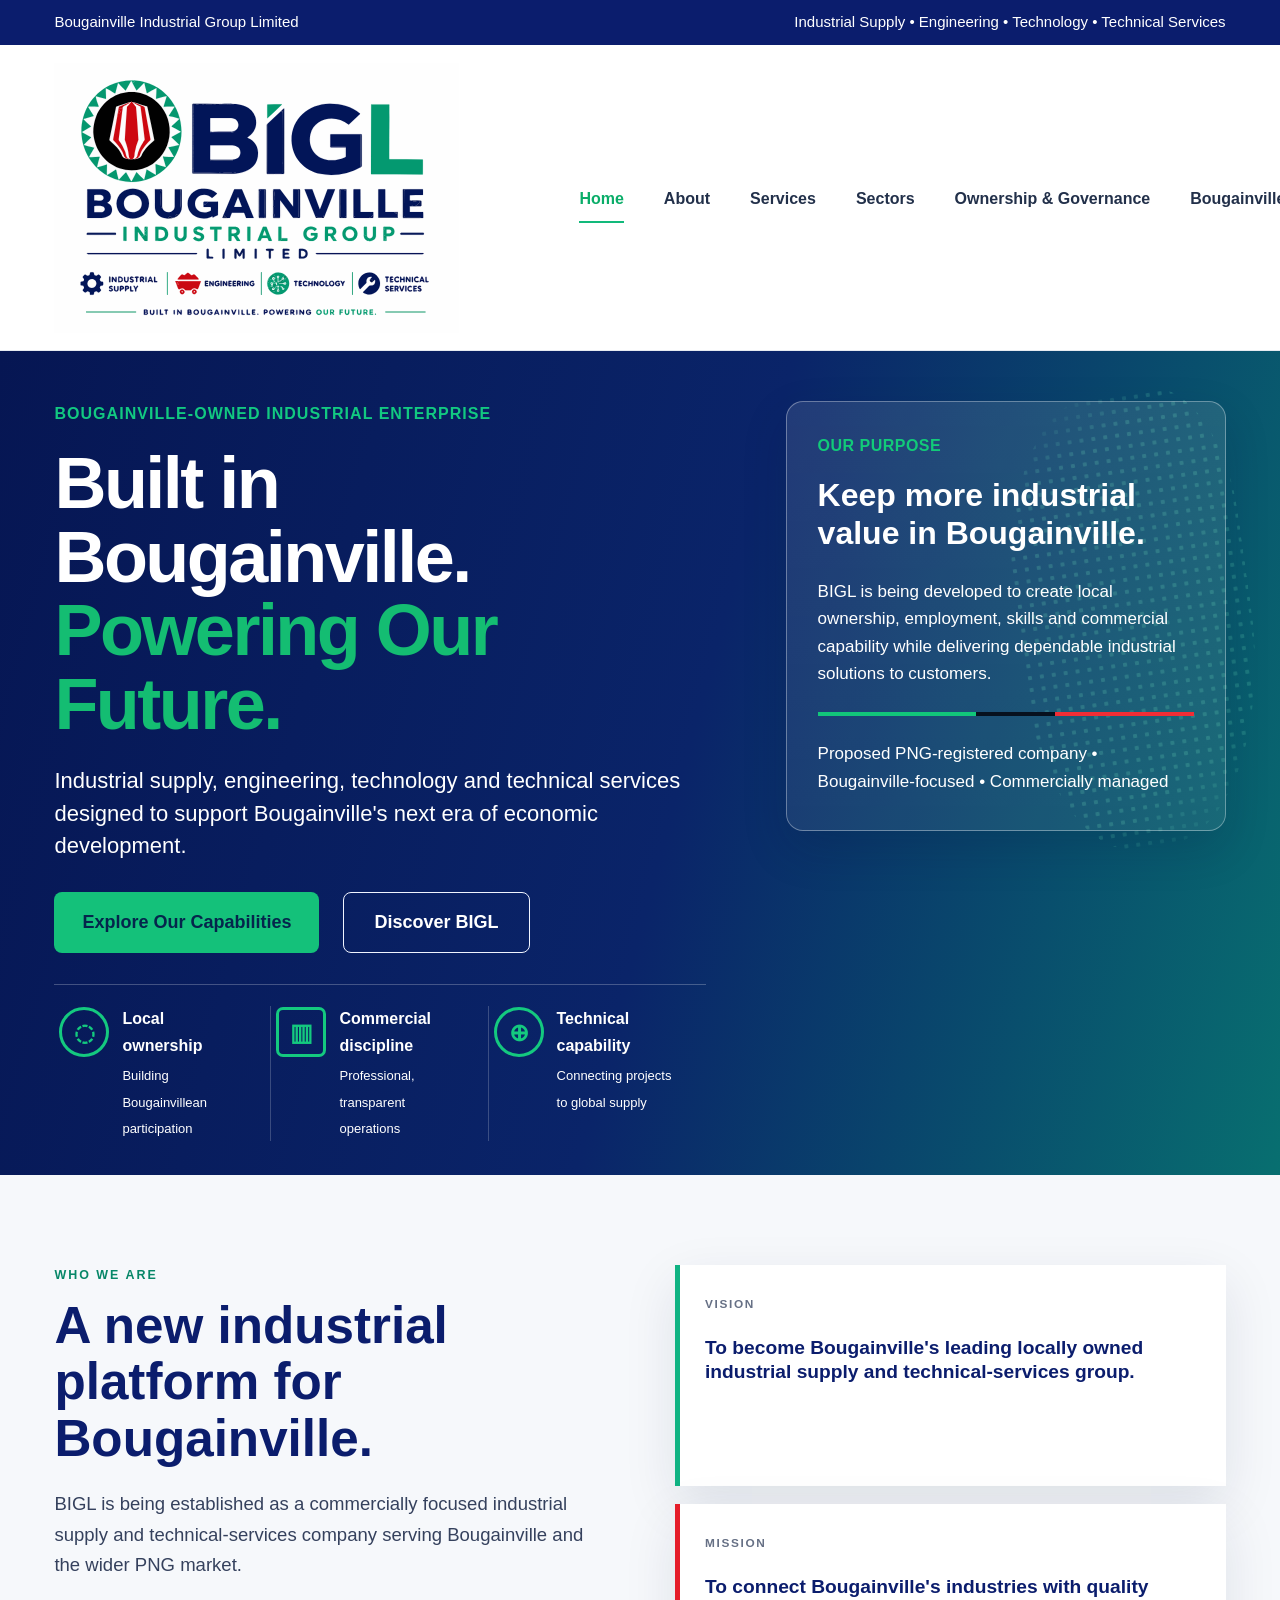
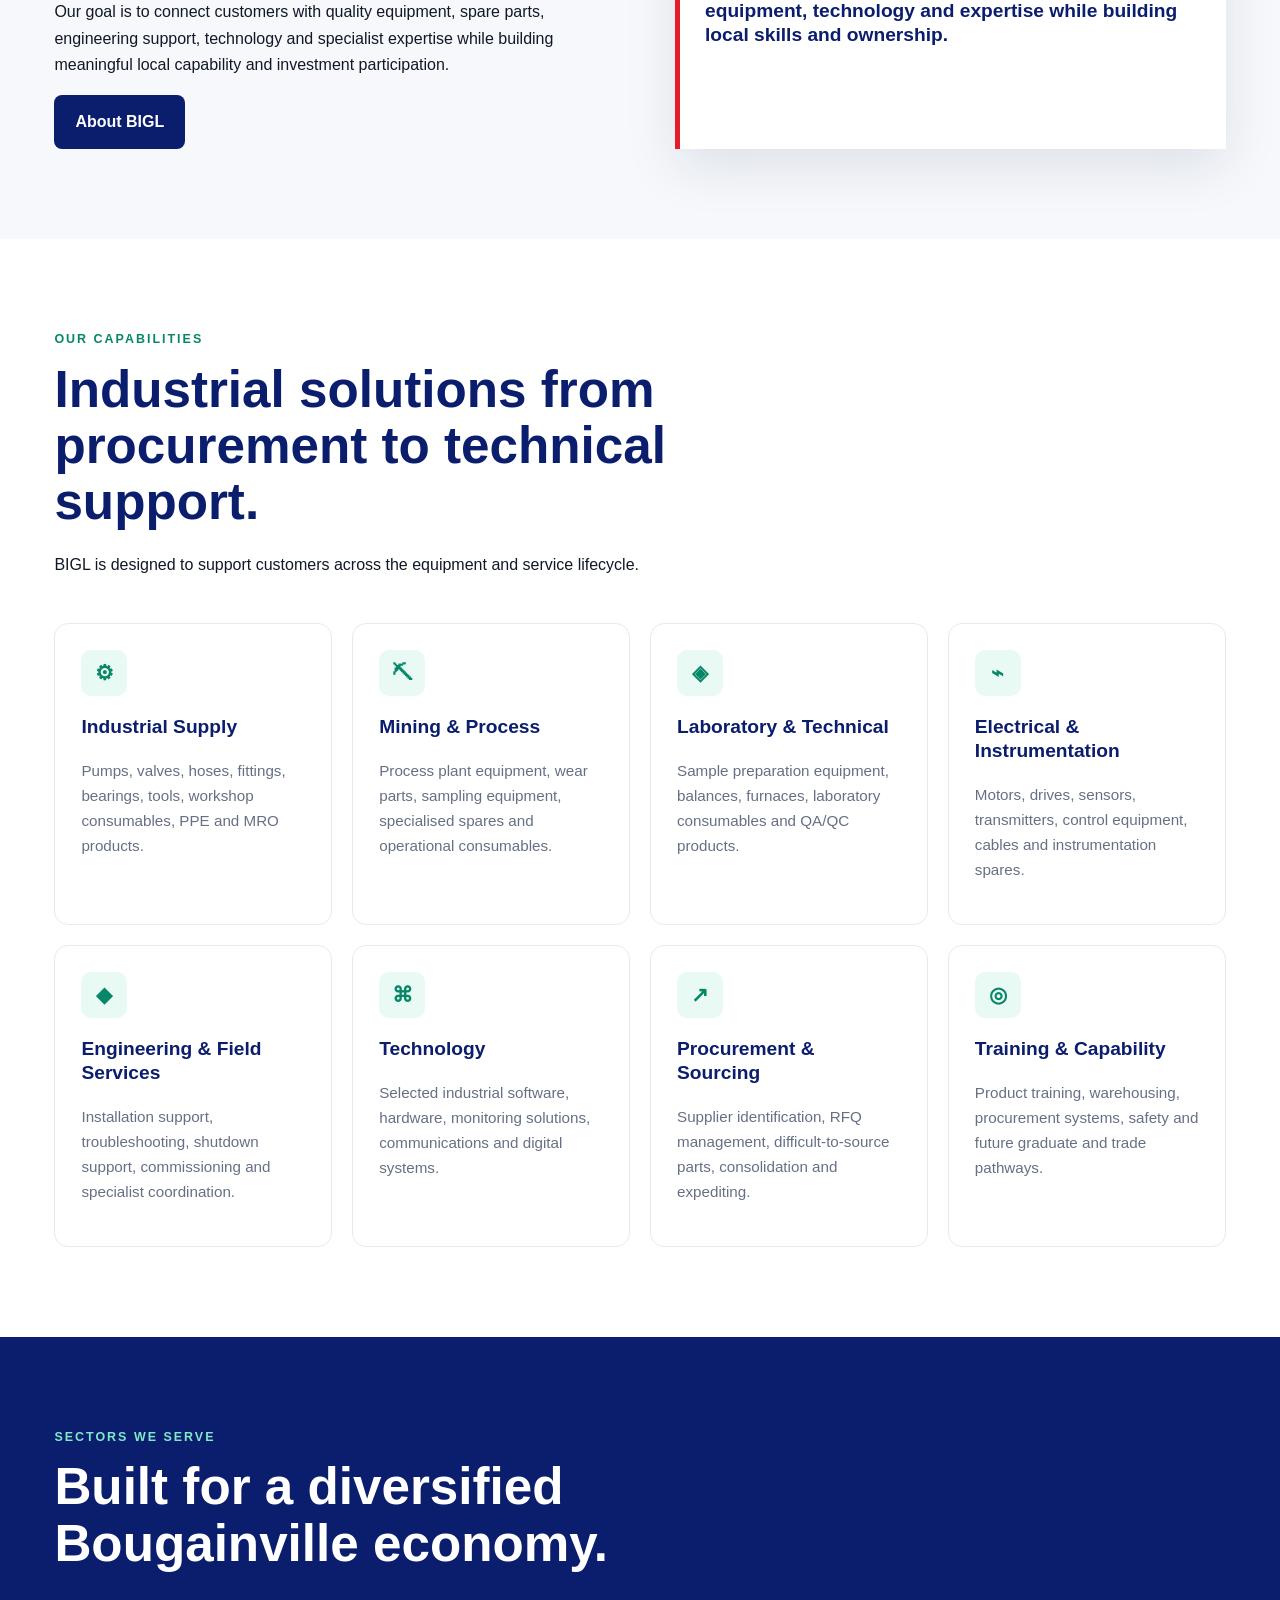
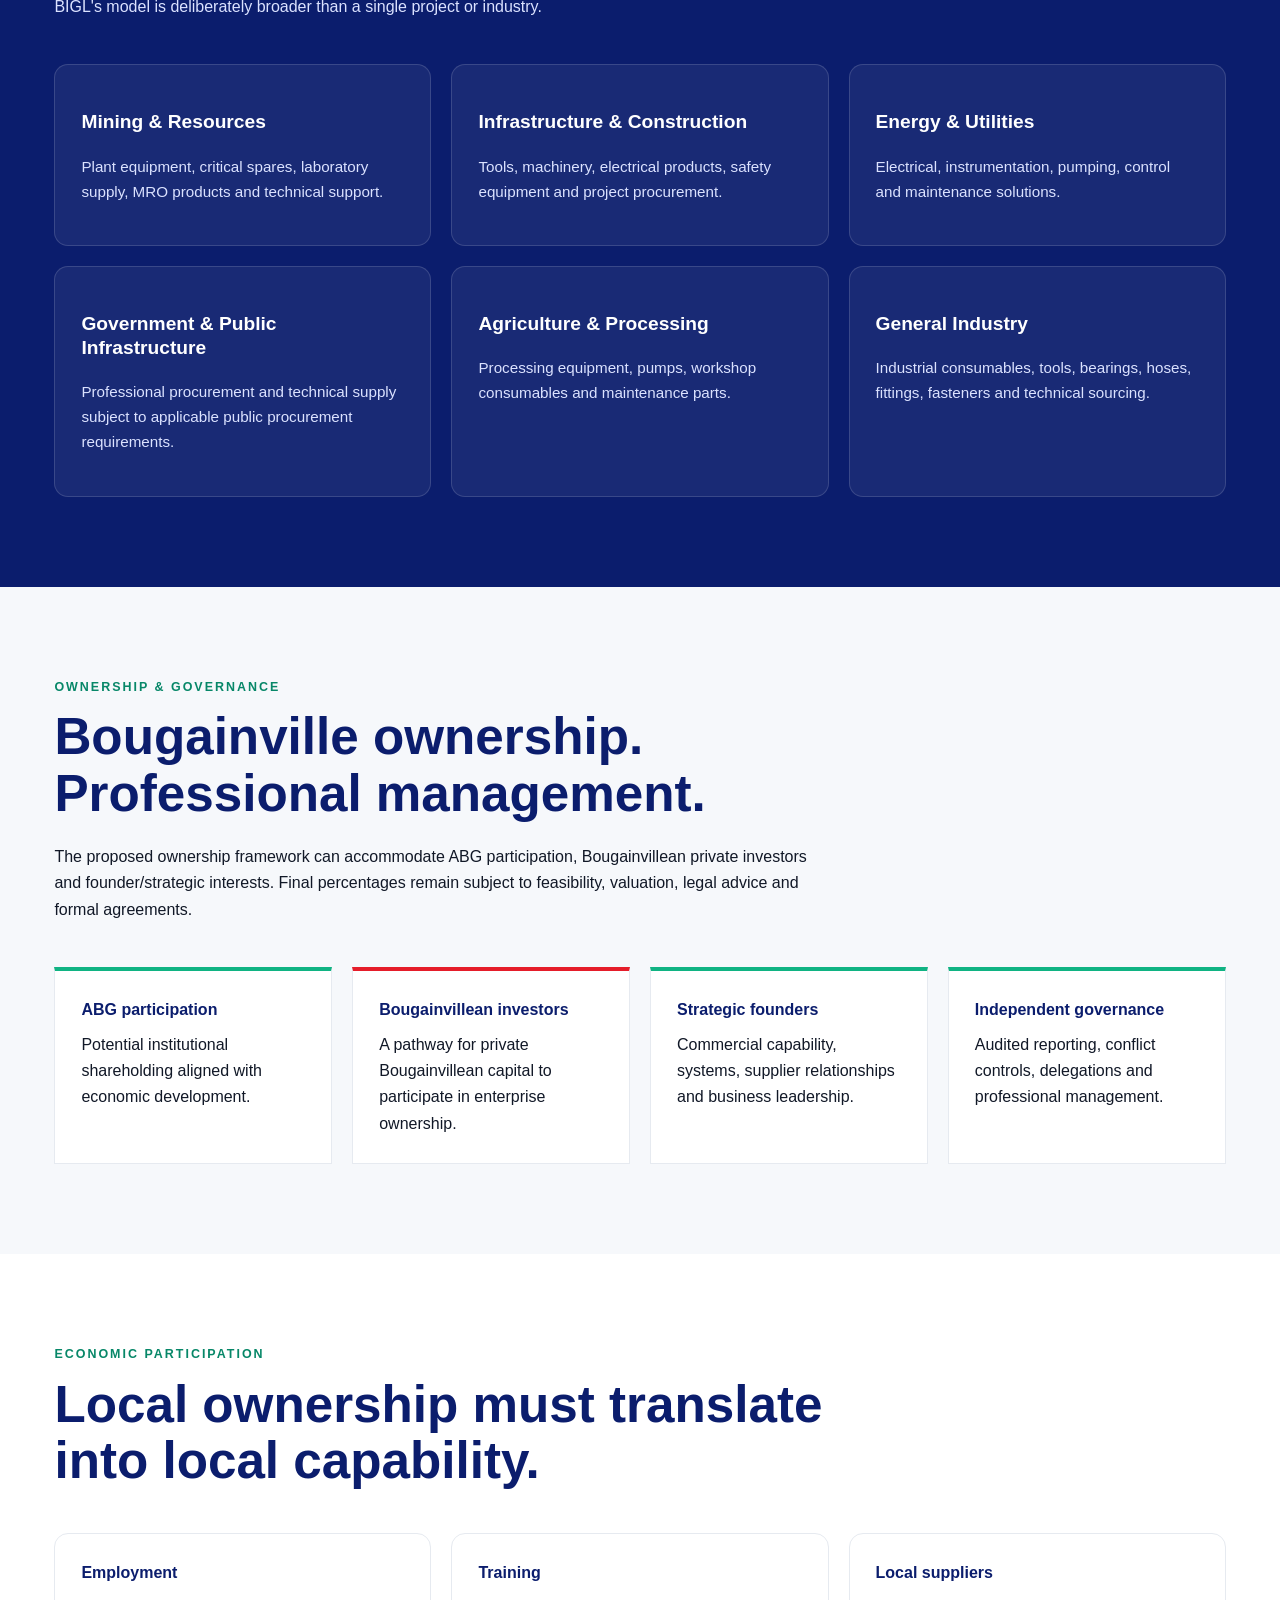
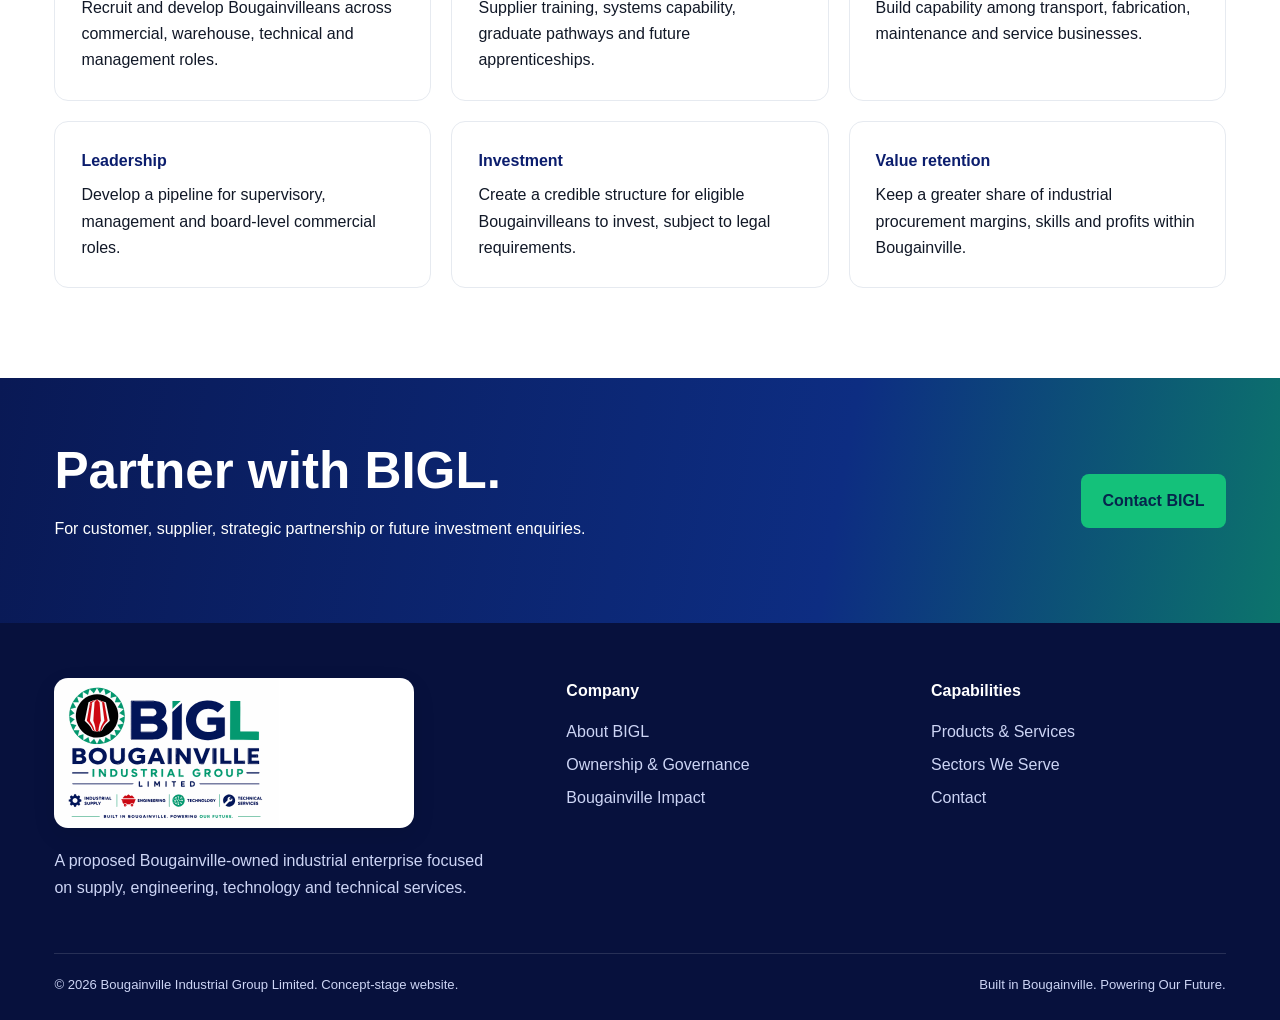
<file: index.html>
<!doctype html><html lang="en"><head><meta charset="utf-8"><meta name="viewport" content="width=device-width,initial-scale=1"><title>Home | BIGL</title><meta name="description" content="Bougainville Industrial Group Limited"><link rel="stylesheet" href="styles.css"></head><body><div class="topbar"><div class="container"><span>Bougainville Industrial Group Limited</span><span>Industrial Supply • Engineering • Technology • Technical Services</span></div></div><header class="site-header"><div class="container nav-wrap"><a class="brand" href="index.html"><span class="brand-image" role="img" aria-label="BIGL logo"></span></a><button class="menu-toggle" aria-label="Open menu" aria-expanded="false">☰</button><nav class="nav"><a href="index.html">Home</a><a href="about.html">About</a><a href="services.html">Services</a><a href="sectors.html">Sectors</a><a href="ownership.html">Ownership & Governance</a><a href="impact.html">Bougainville Impact</a><a class="nav-cta" href="contact.html">Contact</a></nav></div></header><main><section class="hero"><div class="container hero-grid"><div class="hero-copy"><div class="eyebrow">BOUGAINVILLE-OWNED INDUSTRIAL ENTERPRISE</div><h1>Built in Bougainville.<br><span>Powering Our Future.</span></h1><p>Industrial supply, engineering, technology and technical services designed to support Bougainville's next era of economic development.</p><div class="hero-actions"><a class="btn btn-primary" href="services.html">Explore Our Capabilities</a><a class="btn btn-secondary" href="about.html">Discover BIGL</a></div><div class="hero-trust"><div><strong>Local ownership</strong><span>Building Bougainvillean participation</span></div><div><strong>Commercial discipline</strong><span>Professional, transparent operations</span></div><div><strong>Technical capability</strong><span>Connecting projects to global supply</span></div></div></div><div class="hero-card"><span class="card-label">OUR PURPOSE</span><h3>Keep more industrial value in Bougainville.</h3><p>BIGL is being developed to create local ownership, employment, skills and commercial capability while delivering dependable industrial solutions to customers.</p><div class="card-line"></div><p>Proposed PNG-registered company • Bougainville-focused • Commercially managed</p></div></div></section><section class="section section-light"><div class="container split"><div><div class="section-kicker">WHO WE ARE</div><h2>A new industrial platform for Bougainville.</h2><p class="lead">BIGL is being established as a commercially focused industrial supply and technical-services company serving Bougainville and the wider PNG market.</p><p>Our goal is to connect customers with quality equipment, spare parts, engineering support, technology and specialist expertise while building meaningful local capability and investment participation.</p><a class="btn btn-dark" href="about.html">About BIGL</a></div><div class="vision-panel"><div class="vision-item"><span>VISION</span><h3>To become Bougainville's leading locally owned industrial supply and technical-services group.</h3></div><div class="vision-item"><span>MISSION</span><h3>To connect Bougainville's industries with quality equipment, technology and expertise while building local skills and ownership.</h3></div></div></div></section><section class="section"><div class="container"><div class="section-heading"><div class="section-kicker">OUR CAPABILITIES</div><h2>Industrial solutions from procurement to technical support.</h2><p>BIGL is designed to support customers across the equipment and service lifecycle.</p></div><div class="card-grid"><article class="service-card"><div class="icon">⚙</div><h3>Industrial Supply</h3><p>Pumps, valves, hoses, fittings, bearings, tools, workshop consumables, PPE and MRO products.</p></article><article class="service-card"><div class="icon">⛏</div><h3>Mining & Process</h3><p>Process plant equipment, wear parts, sampling equipment, specialised spares and operational consumables.</p></article><article class="service-card"><div class="icon">◈</div><h3>Laboratory & Technical</h3><p>Sample preparation equipment, balances, furnaces, laboratory consumables and QA/QC products.</p></article><article class="service-card"><div class="icon">⌁</div><h3>Electrical & Instrumentation</h3><p>Motors, drives, sensors, transmitters, control equipment, cables and instrumentation spares.</p></article><article class="service-card"><div class="icon">◆</div><h3>Engineering & Field Services</h3><p>Installation support, troubleshooting, shutdown support, commissioning and specialist coordination.</p></article><article class="service-card"><div class="icon">⌘</div><h3>Technology</h3><p>Selected industrial software, hardware, monitoring solutions, communications and digital systems.</p></article><article class="service-card"><div class="icon">↗</div><h3>Procurement & Sourcing</h3><p>Supplier identification, RFQ management, difficult-to-source parts, consolidation and expediting.</p></article><article class="service-card"><div class="icon">◎</div><h3>Training & Capability</h3><p>Product training, warehousing, procurement systems, safety and future graduate and trade pathways.</p></article></div></div></section><section class="section band"><div class="container"><div class="section-heading"><div class="section-kicker" style="color:#7fe9ca">SECTORS WE SERVE</div><h2>Built for a diversified Bougainville economy.</h2><p>BIGL's model is deliberately broader than a single project or industry.</p></div><div class="sector-grid"><div class="sector-card"><h3>Mining & Resources</h3><p>Plant equipment, critical spares, laboratory supply, MRO products and technical support.</p></div><div class="sector-card"><h3>Infrastructure & Construction</h3><p>Tools, machinery, electrical products, safety equipment and project procurement.</p></div><div class="sector-card"><h3>Energy & Utilities</h3><p>Electrical, instrumentation, pumping, control and maintenance solutions.</p></div><div class="sector-card"><h3>Government & Public Infrastructure</h3><p>Professional procurement and technical supply subject to applicable public procurement requirements.</p></div><div class="sector-card"><h3>Agriculture & Processing</h3><p>Processing equipment, pumps, workshop consumables and maintenance parts.</p></div><div class="sector-card"><h3>General Industry</h3><p>Industrial consumables, tools, bearings, hoses, fittings, fasteners and technical sourcing.</p></div></div></div></section><section class="section section-light"><div class="container"><div class="section-heading"><div class="section-kicker">OWNERSHIP & GOVERNANCE</div><h2>Bougainville ownership. Professional management.</h2><p>The proposed ownership framework can accommodate ABG participation, Bougainvillean private investors and founder/strategic interests. Final percentages remain subject to feasibility, valuation, legal advice and formal agreements.</p></div><div class="number-grid"><div class="number-box"><strong>ABG participation</strong><span>Potential institutional shareholding aligned with economic development.</span></div><div class="number-box"><strong>Bougainvillean investors</strong><span>A pathway for private Bougainvillean capital to participate in enterprise ownership.</span></div><div class="number-box"><strong>Strategic founders</strong><span>Commercial capability, systems, supplier relationships and business leadership.</span></div><div class="number-box"><strong>Independent governance</strong><span>Audited reporting, conflict controls, delegations and professional management.</span></div></div></div></section><section class="section"><div class="container"><div class="section-heading"><div class="section-kicker">ECONOMIC PARTICIPATION</div><h2>Local ownership must translate into local capability.</h2></div><div class="impact-grid"><div class="impact-card"><b>Employment</b>Recruit and develop Bougainvilleans across commercial, warehouse, technical and management roles.</div><div class="impact-card"><b>Training</b>Supplier training, systems capability, graduate pathways and future apprenticeships.</div><div class="impact-card"><b>Local suppliers</b>Build capability among transport, fabrication, maintenance and service businesses.</div><div class="impact-card"><b>Leadership</b>Develop a pipeline for supervisory, management and board-level commercial roles.</div><div class="impact-card"><b>Investment</b>Create a credible structure for eligible Bougainvilleans to invest, subject to legal requirements.</div><div class="impact-card"><b>Value retention</b>Keep a greater share of industrial procurement margins, skills and profits within Bougainville.</div></div></div></section><section class="cta"><div class="container cta-wrap"><div><h2>Partner with BIGL.</h2><p>For customer, supplier, strategic partnership or future investment enquiries.</p></div><a class="btn btn-primary" href="contact.html">Contact BIGL</a></div></section></main><footer><div class="container"><div class="footer-grid"><div><span class="footer-logo brand-image" role="img" aria-label="BIGL logo"></span><p>A proposed Bougainville-owned industrial enterprise focused on supply, engineering, technology and technical services.</p></div><div><h4>Company</h4><a href="about.html">About BIGL</a><a href="ownership.html">Ownership & Governance</a><a href="impact.html">Bougainville Impact</a></div><div><h4>Capabilities</h4><a href="services.html">Products & Services</a><a href="sectors.html">Sectors We Serve</a><a href="contact.html">Contact</a></div></div><div class="footer-bottom"><span>© 2026 Bougainville Industrial Group Limited. Concept-stage website.</span><span>Built in Bougainville. Powering Our Future.</span></div></div></footer><script src="script.js"></script></body></html>
</file>
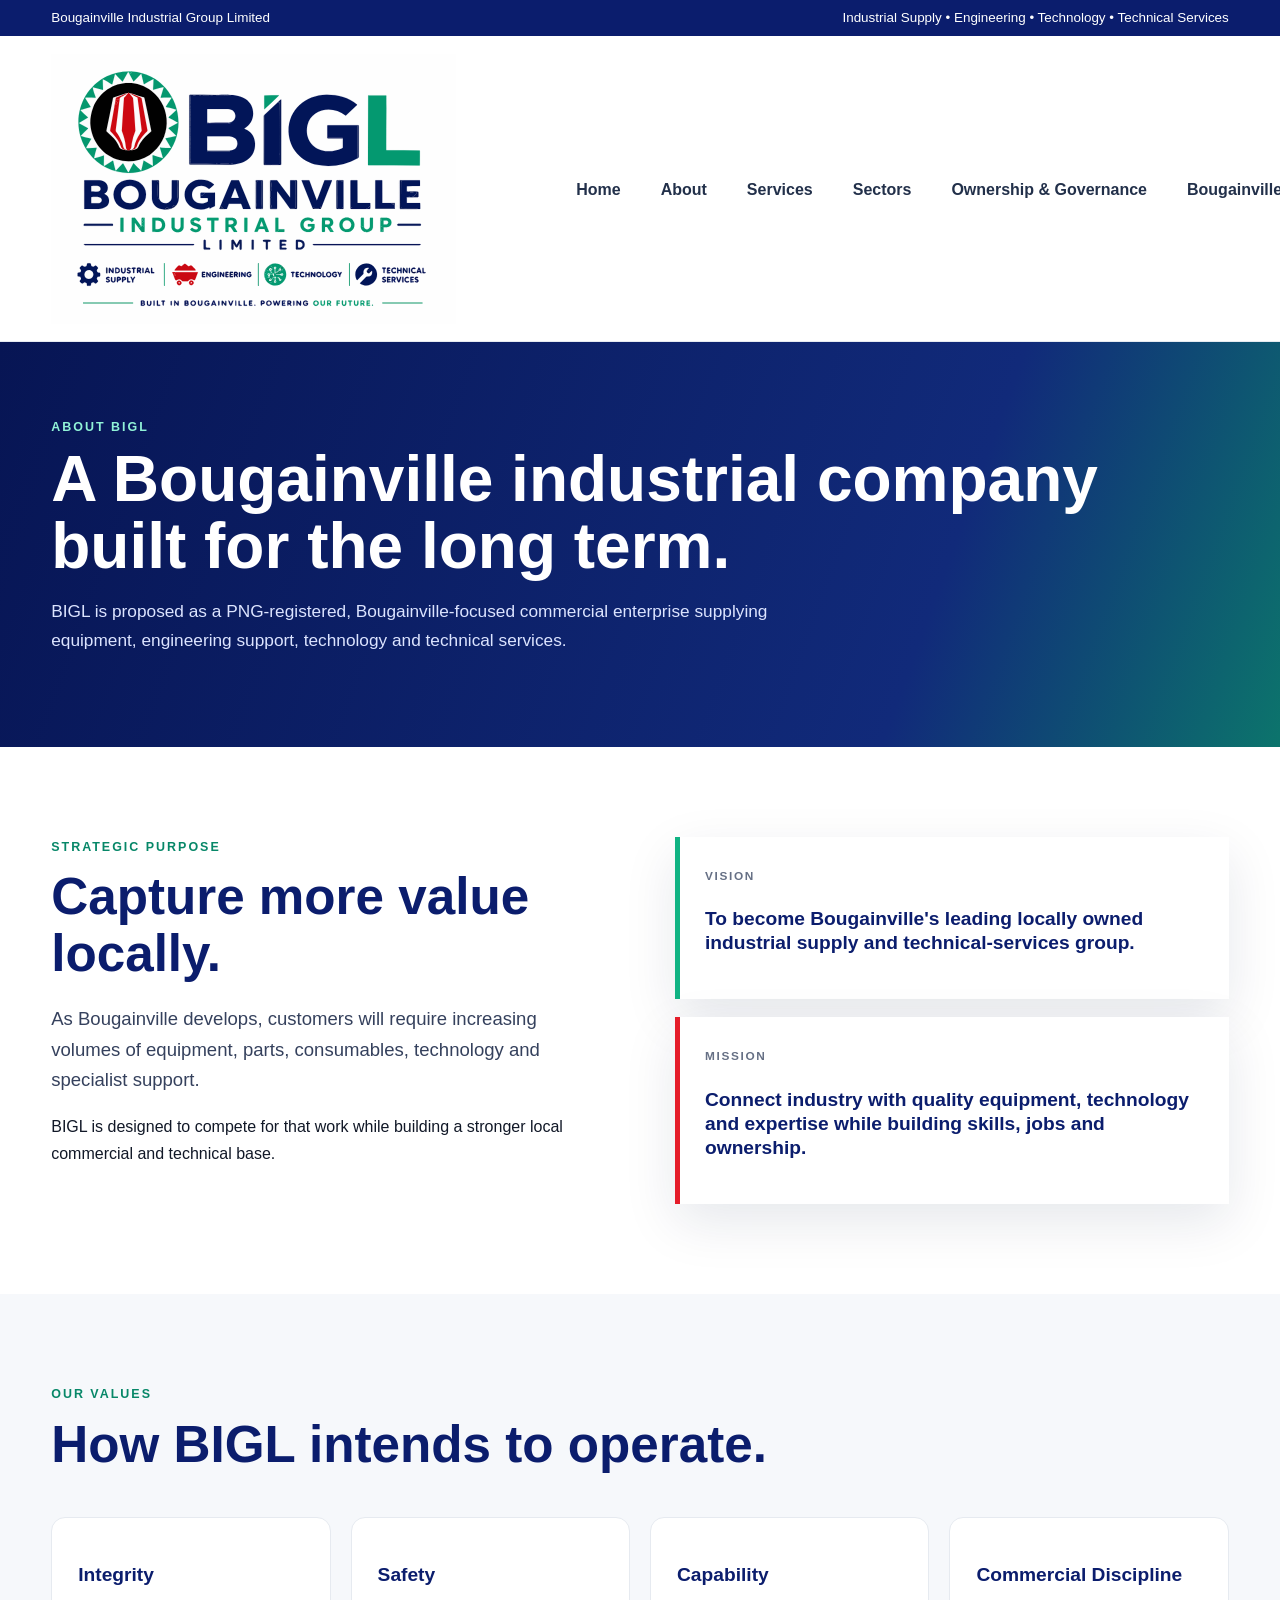
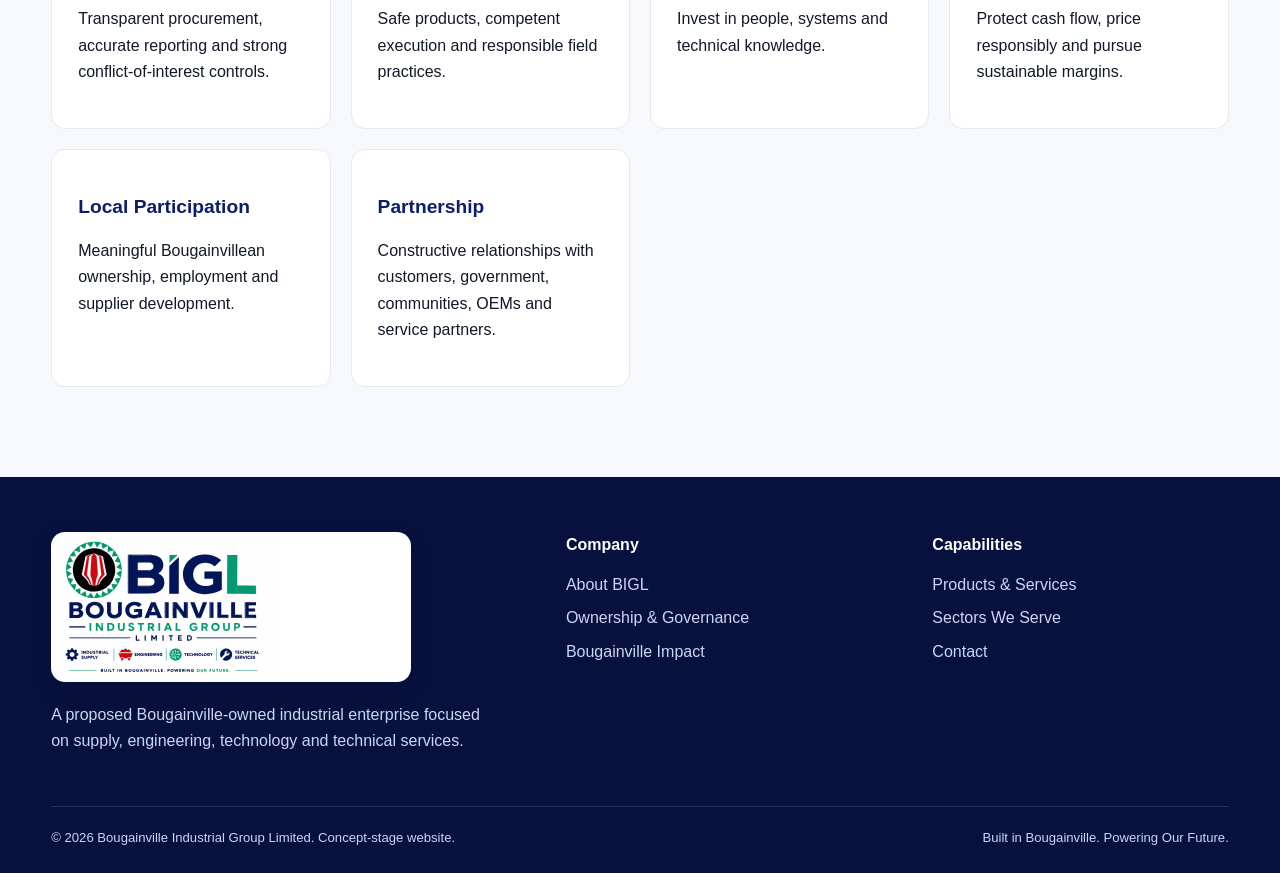
<file: about.html>
<!doctype html><html lang="en"><head><meta charset="utf-8"><meta name="viewport" content="width=device-width,initial-scale=1"><title>About | BIGL</title><meta name="description" content="Bougainville Industrial Group Limited"><link rel="stylesheet" href="styles.css"></head><body><div class="topbar"><div class="container"><span>Bougainville Industrial Group Limited</span><span>Industrial Supply • Engineering • Technology • Technical Services</span></div></div><header class="site-header"><div class="container nav-wrap"><a class="brand" href="index.html"><span class="brand-image" role="img" aria-label="BIGL logo"></span></a><button class="menu-toggle" aria-label="Open menu" aria-expanded="false">☰</button><nav class="nav"><a href="index.html">Home</a><a href="about.html">About</a><a href="services.html">Services</a><a href="sectors.html">Sectors</a><a href="ownership.html">Ownership & Governance</a><a href="impact.html">Bougainville Impact</a><a class="nav-cta" href="contact.html">Contact</a></nav></div></header><main><section class="page-hero"><div class="container"><div class="eyebrow">ABOUT BIGL</div><h1>A Bougainville industrial company built for the long term.</h1><p>BIGL is proposed as a PNG-registered, Bougainville-focused commercial enterprise supplying equipment, engineering support, technology and technical services.</p></div></section><section class="section"><div class="container split"><div><div class="section-kicker">STRATEGIC PURPOSE</div><h2>Capture more value locally.</h2><p class="lead">As Bougainville develops, customers will require increasing volumes of equipment, parts, consumables, technology and specialist support.</p><p>BIGL is designed to compete for that work while building a stronger local commercial and technical base.</p></div><div class="vision-panel"><div class="vision-item"><span>VISION</span><h3>To become Bougainville's leading locally owned industrial supply and technical-services group.</h3></div><div class="vision-item"><span>MISSION</span><h3>Connect industry with quality equipment, technology and expertise while building skills, jobs and ownership.</h3></div></div></div></section><section class="section section-light"><div class="container"><div class="section-heading"><div class="section-kicker">OUR VALUES</div><h2>How BIGL intends to operate.</h2></div><div class="card-grid"><div class="value-card"><h3>Integrity</h3><p>Transparent procurement, accurate reporting and strong conflict-of-interest controls.</p></div><div class="value-card"><h3>Safety</h3><p>Safe products, competent execution and responsible field practices.</p></div><div class="value-card"><h3>Capability</h3><p>Invest in people, systems and technical knowledge.</p></div><div class="value-card"><h3>Commercial Discipline</h3><p>Protect cash flow, price responsibly and pursue sustainable margins.</p></div><div class="value-card"><h3>Local Participation</h3><p>Meaningful Bougainvillean ownership, employment and supplier development.</p></div><div class="value-card"><h3>Partnership</h3><p>Constructive relationships with customers, government, communities, OEMs and service partners.</p></div></div></div></section></main><footer><div class="container"><div class="footer-grid"><div><span class="footer-logo brand-image" role="img" aria-label="BIGL logo"></span><p>A proposed Bougainville-owned industrial enterprise focused on supply, engineering, technology and technical services.</p></div><div><h4>Company</h4><a href="about.html">About BIGL</a><a href="ownership.html">Ownership & Governance</a><a href="impact.html">Bougainville Impact</a></div><div><h4>Capabilities</h4><a href="services.html">Products & Services</a><a href="sectors.html">Sectors We Serve</a><a href="contact.html">Contact</a></div></div><div class="footer-bottom"><span>© 2026 Bougainville Industrial Group Limited. Concept-stage website.</span><span>Built in Bougainville. Powering Our Future.</span></div></div></footer><script src="script.js"></script></body></html>
</file>
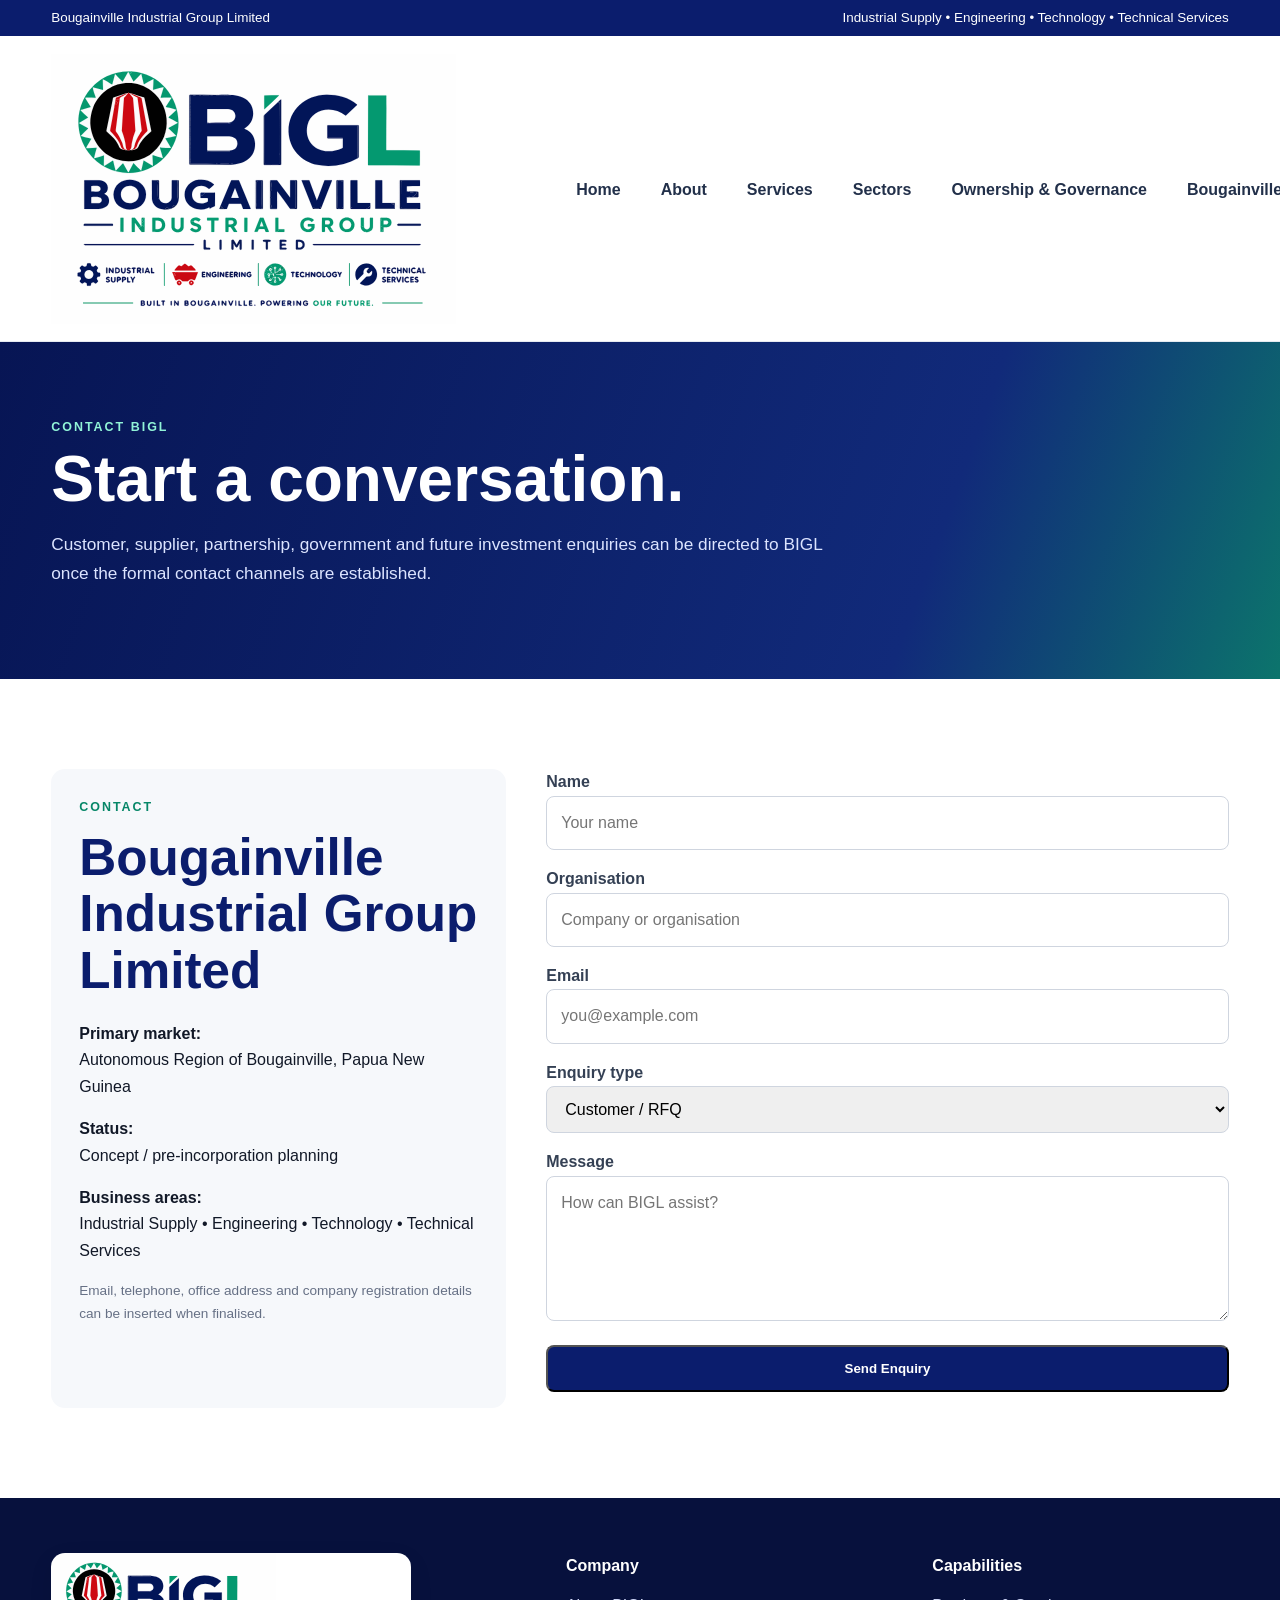
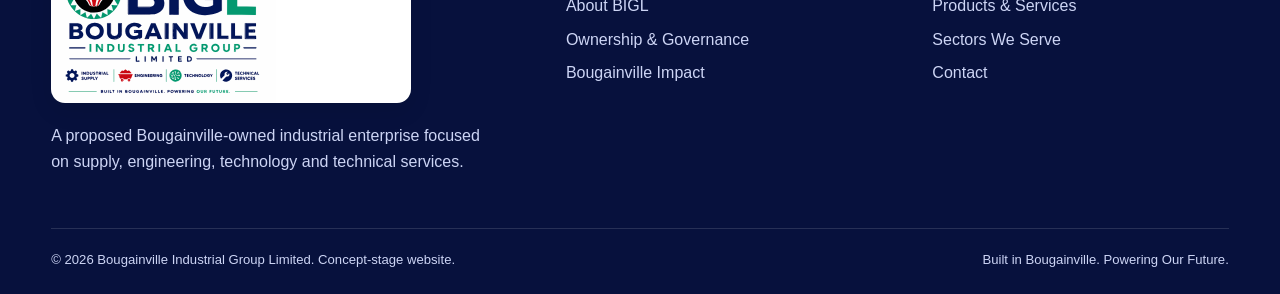
<file: contact.html>
<!doctype html><html lang="en"><head><meta charset="utf-8"><meta name="viewport" content="width=device-width,initial-scale=1"><title>Contact | BIGL</title><meta name="description" content="Bougainville Industrial Group Limited"><link rel="stylesheet" href="styles.css"></head><body><div class="topbar"><div class="container"><span>Bougainville Industrial Group Limited</span><span>Industrial Supply • Engineering • Technology • Technical Services</span></div></div><header class="site-header"><div class="container nav-wrap"><a class="brand" href="index.html"><span class="brand-image" role="img" aria-label="BIGL logo"></span></a><button class="menu-toggle" aria-label="Open menu" aria-expanded="false">☰</button><nav class="nav"><a href="index.html">Home</a><a href="about.html">About</a><a href="services.html">Services</a><a href="sectors.html">Sectors</a><a href="ownership.html">Ownership & Governance</a><a href="impact.html">Bougainville Impact</a><a class="nav-cta" href="contact.html">Contact</a></nav></div></header><main><section class="page-hero"><div class="container"><div class="eyebrow">CONTACT BIGL</div><h1>Start a conversation.</h1><p>Customer, supplier, partnership, government and future investment enquiries can be directed to BIGL once the formal contact channels are established.</p></div></section><section class="section"><div class="container contact-grid"><div class="contact-card"><div class="section-kicker">CONTACT</div><h2>Bougainville Industrial Group Limited</h2><p><strong>Primary market:</strong><br>Autonomous Region of Bougainville, Papua New Guinea</p><p><strong>Status:</strong><br>Concept / pre-incorporation planning</p><p><strong>Business areas:</strong><br>Industrial Supply • Engineering • Technology • Technical Services</p><p class="notice">Email, telephone, office address and company registration details can be inserted when finalised.</p></div><div><form id="contact-form"><div><label>Name</label><input required placeholder="Your name"></div><div><label>Organisation</label><input placeholder="Company or organisation"></div><div><label>Email</label><input type="email" required placeholder="you@example.com"></div><div><label>Enquiry type</label><select><option>Customer / RFQ</option><option>Supplier / OEM</option><option>Strategic partnership</option><option>Government / stakeholder</option><option>Investment interest</option><option>General enquiry</option></select></div><div><label>Message</label><textarea required placeholder="How can BIGL assist?"></textarea></div><button class="btn btn-dark" type="submit">Send Enquiry</button><div id="form-message" class="notice"></div></form></div></div></section></main><footer><div class="container"><div class="footer-grid"><div><span class="footer-logo brand-image" role="img" aria-label="BIGL logo"></span><p>A proposed Bougainville-owned industrial enterprise focused on supply, engineering, technology and technical services.</p></div><div><h4>Company</h4><a href="about.html">About BIGL</a><a href="ownership.html">Ownership & Governance</a><a href="impact.html">Bougainville Impact</a></div><div><h4>Capabilities</h4><a href="services.html">Products & Services</a><a href="sectors.html">Sectors We Serve</a><a href="contact.html">Contact</a></div></div><div class="footer-bottom"><span>© 2026 Bougainville Industrial Group Limited. Concept-stage website.</span><span>Built in Bougainville. Powering Our Future.</span></div></div></footer><script src="script.js"></script></body></html>
</file>
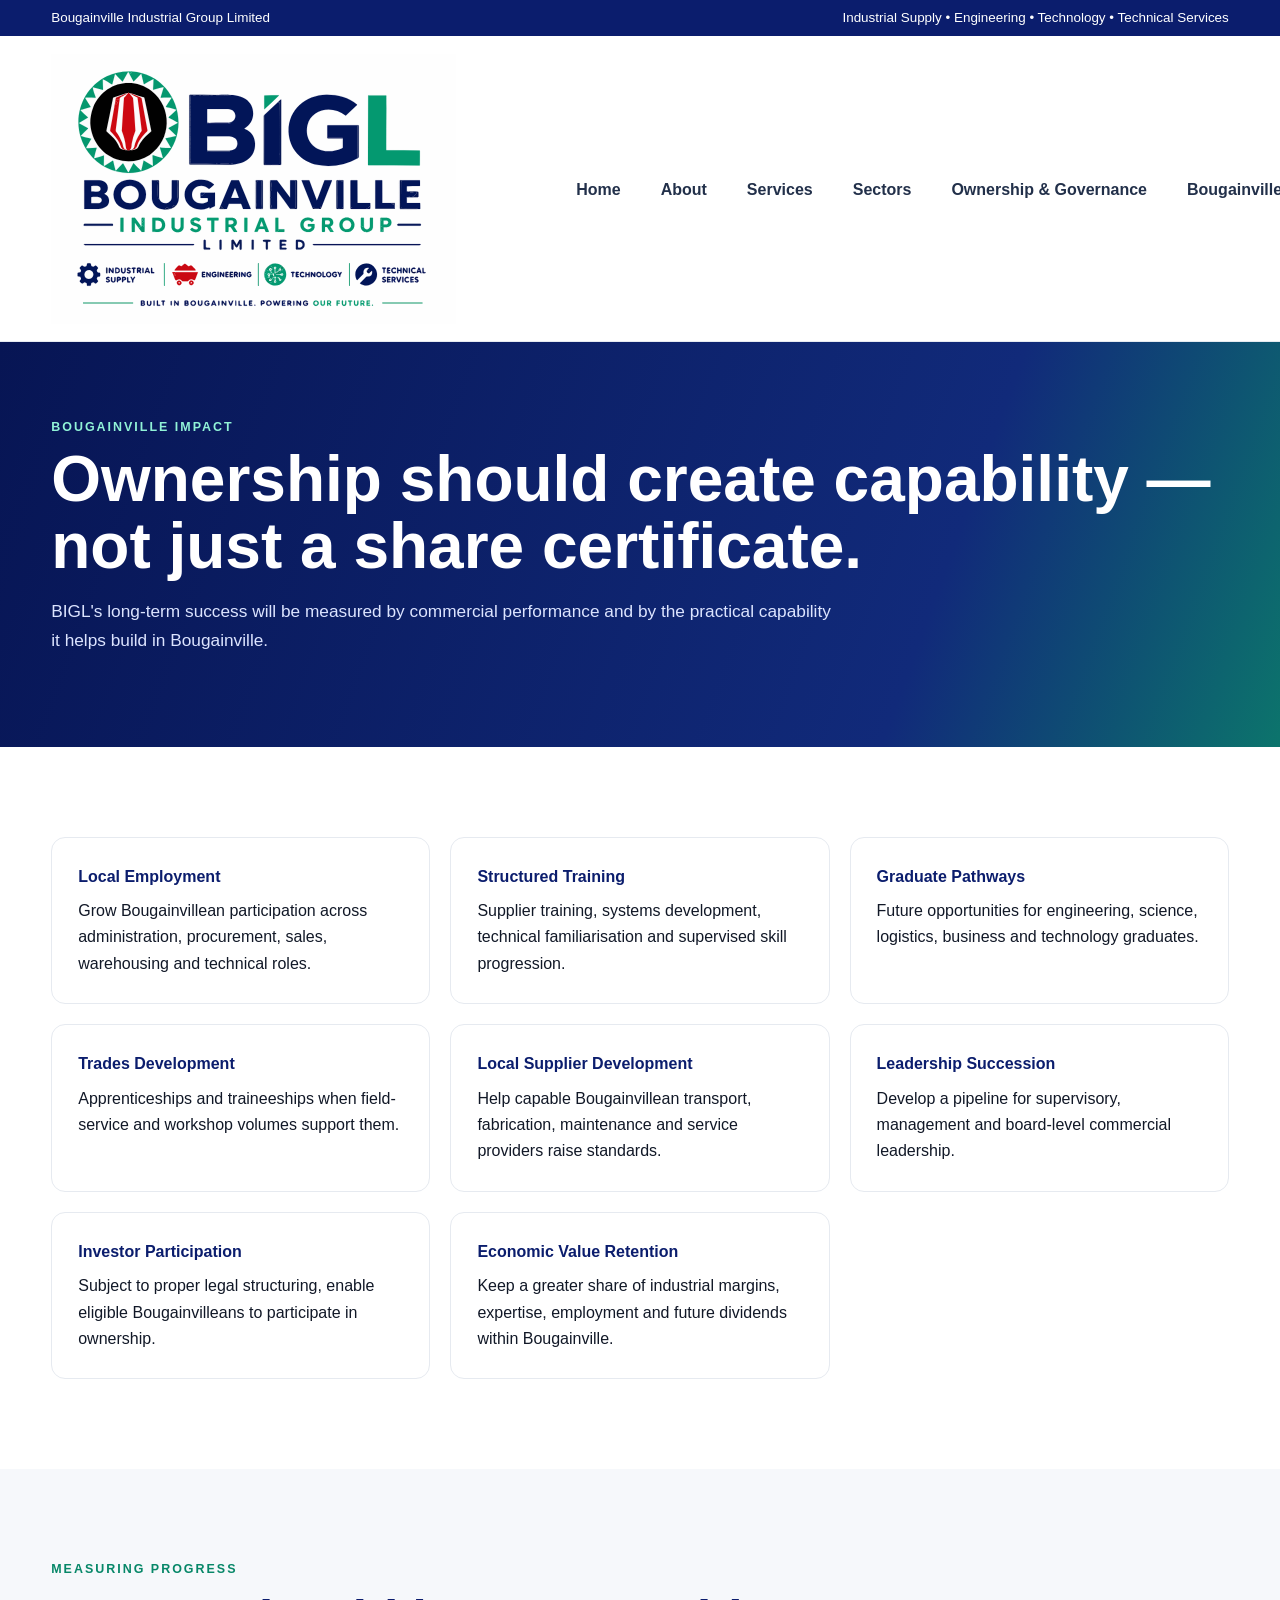
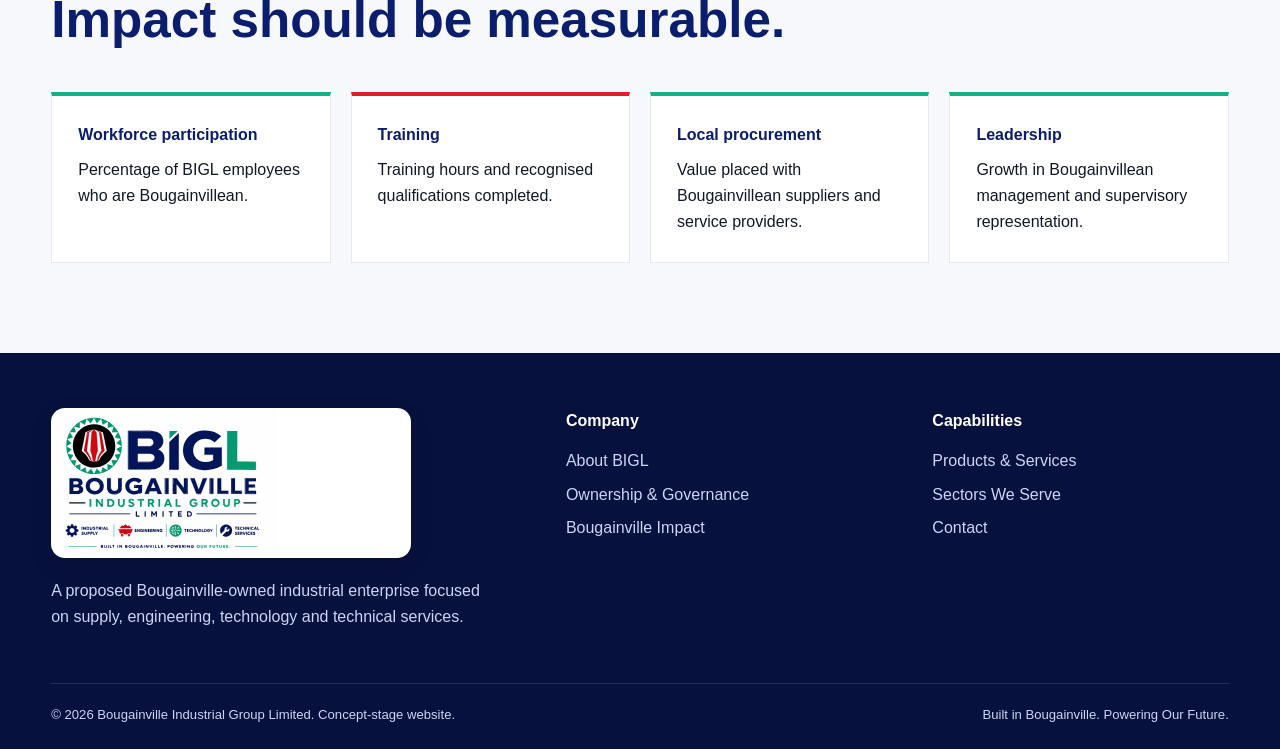
<file: impact.html>
<!doctype html><html lang="en"><head><meta charset="utf-8"><meta name="viewport" content="width=device-width,initial-scale=1"><title>Bougainville Impact | BIGL</title><meta name="description" content="Bougainville Industrial Group Limited"><link rel="stylesheet" href="styles.css"></head><body><div class="topbar"><div class="container"><span>Bougainville Industrial Group Limited</span><span>Industrial Supply • Engineering • Technology • Technical Services</span></div></div><header class="site-header"><div class="container nav-wrap"><a class="brand" href="index.html"><span class="brand-image" role="img" aria-label="BIGL logo"></span></a><button class="menu-toggle" aria-label="Open menu" aria-expanded="false">☰</button><nav class="nav"><a href="index.html">Home</a><a href="about.html">About</a><a href="services.html">Services</a><a href="sectors.html">Sectors</a><a href="ownership.html">Ownership & Governance</a><a href="impact.html">Bougainville Impact</a><a class="nav-cta" href="contact.html">Contact</a></nav></div></header><main><section class="page-hero"><div class="container"><div class="eyebrow">BOUGAINVILLE IMPACT</div><h1>Ownership should create capability — not just a share certificate.</h1><p>BIGL's long-term success will be measured by commercial performance and by the practical capability it helps build in Bougainville.</p></div></section><section class="section"><div class="container"><div class="impact-grid"><div class="impact-card"><b>Local Employment</b>Grow Bougainvillean participation across administration, procurement, sales, warehousing and technical roles.</div><div class="impact-card"><b>Structured Training</b>Supplier training, systems development, technical familiarisation and supervised skill progression.</div><div class="impact-card"><b>Graduate Pathways</b>Future opportunities for engineering, science, logistics, business and technology graduates.</div><div class="impact-card"><b>Trades Development</b>Apprenticeships and traineeships when field-service and workshop volumes support them.</div><div class="impact-card"><b>Local Supplier Development</b>Help capable Bougainvillean transport, fabrication, maintenance and service providers raise standards.</div><div class="impact-card"><b>Leadership Succession</b>Develop a pipeline for supervisory, management and board-level commercial leadership.</div><div class="impact-card"><b>Investor Participation</b>Subject to proper legal structuring, enable eligible Bougainvilleans to participate in ownership.</div><div class="impact-card"><b>Economic Value Retention</b>Keep a greater share of industrial margins, expertise, employment and future dividends within Bougainville.</div></div></div></section><section class="section section-light"><div class="container"><div class="section-heading"><div class="section-kicker">MEASURING PROGRESS</div><h2>Impact should be measurable.</h2></div><div class="number-grid"><div class="number-box"><strong>Workforce participation</strong><span>Percentage of BIGL employees who are Bougainvillean.</span></div><div class="number-box"><strong>Training</strong><span>Training hours and recognised qualifications completed.</span></div><div class="number-box"><strong>Local procurement</strong><span>Value placed with Bougainvillean suppliers and service providers.</span></div><div class="number-box"><strong>Leadership</strong><span>Growth in Bougainvillean management and supervisory representation.</span></div></div></div></section></main><footer><div class="container"><div class="footer-grid"><div><span class="footer-logo brand-image" role="img" aria-label="BIGL logo"></span><p>A proposed Bougainville-owned industrial enterprise focused on supply, engineering, technology and technical services.</p></div><div><h4>Company</h4><a href="about.html">About BIGL</a><a href="ownership.html">Ownership & Governance</a><a href="impact.html">Bougainville Impact</a></div><div><h4>Capabilities</h4><a href="services.html">Products & Services</a><a href="sectors.html">Sectors We Serve</a><a href="contact.html">Contact</a></div></div><div class="footer-bottom"><span>© 2026 Bougainville Industrial Group Limited. Concept-stage website.</span><span>Built in Bougainville. Powering Our Future.</span></div></div></footer><script src="script.js"></script></body></html>
</file>
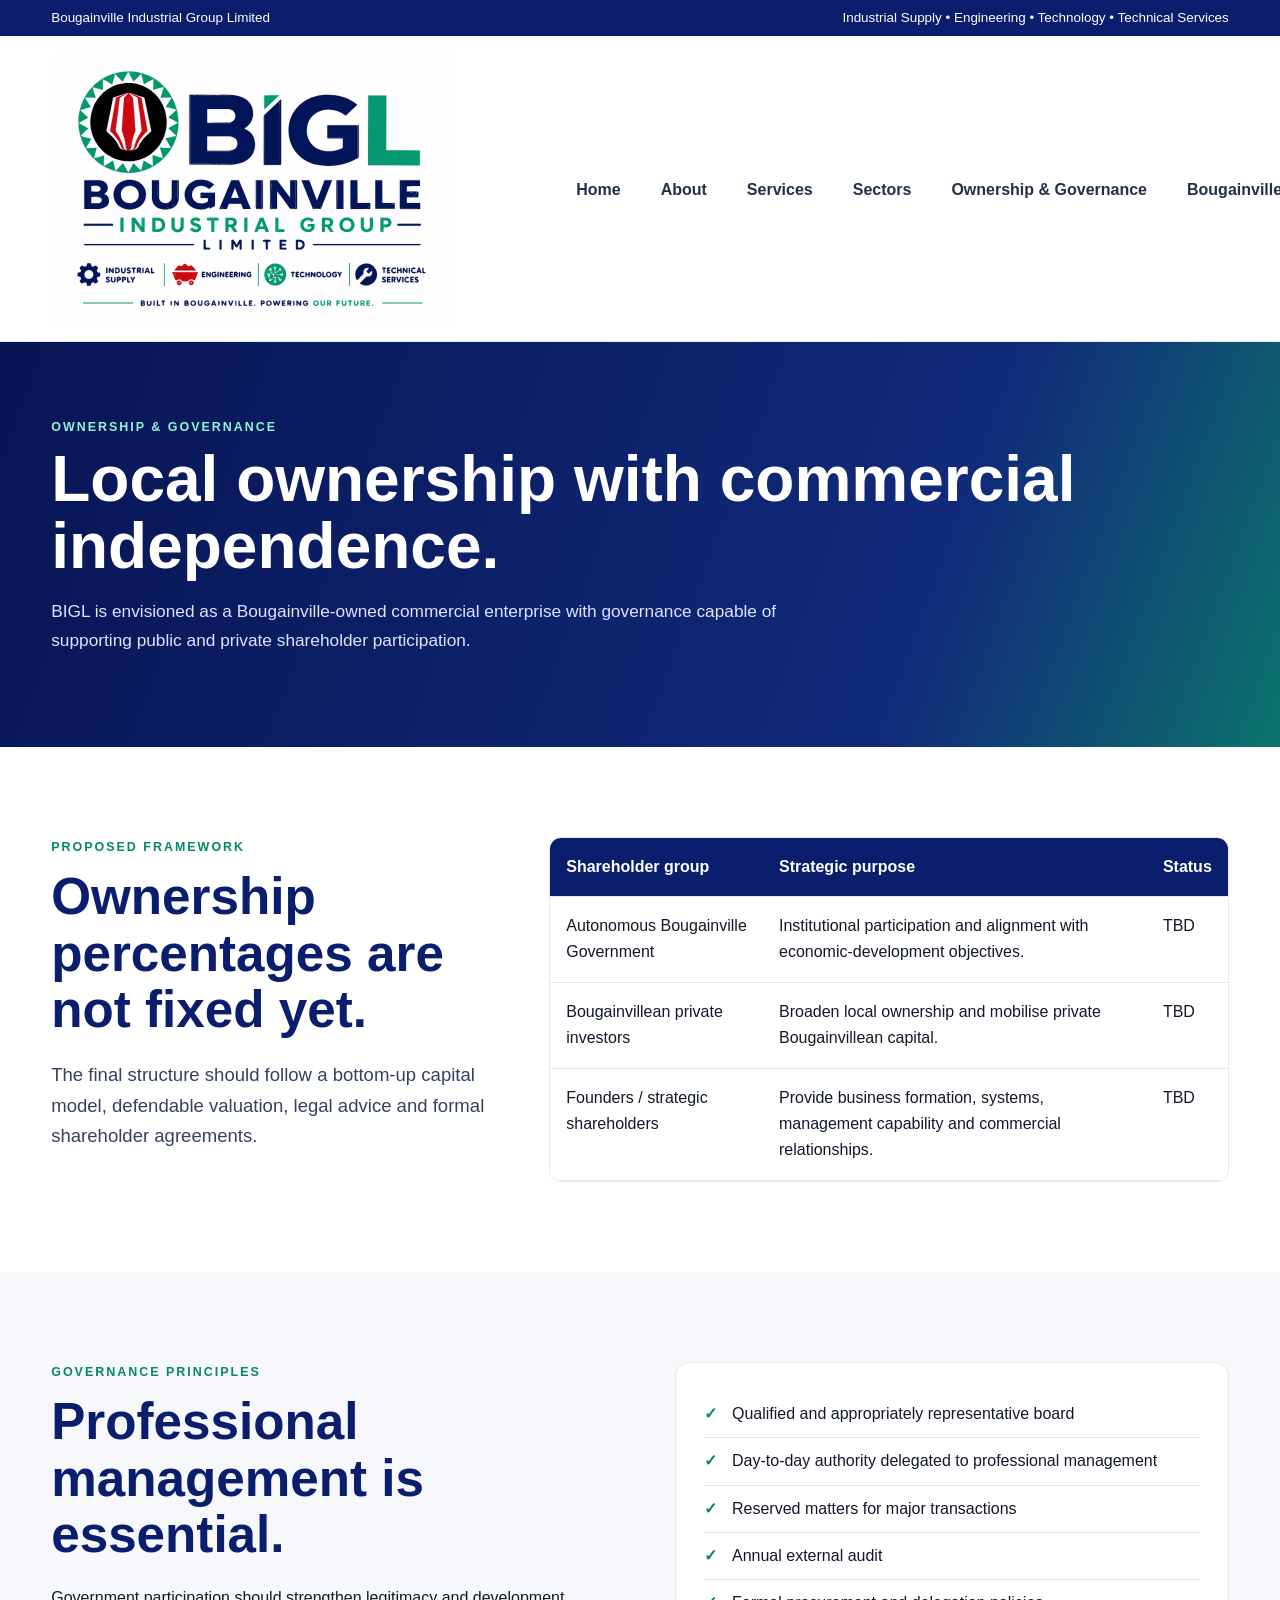
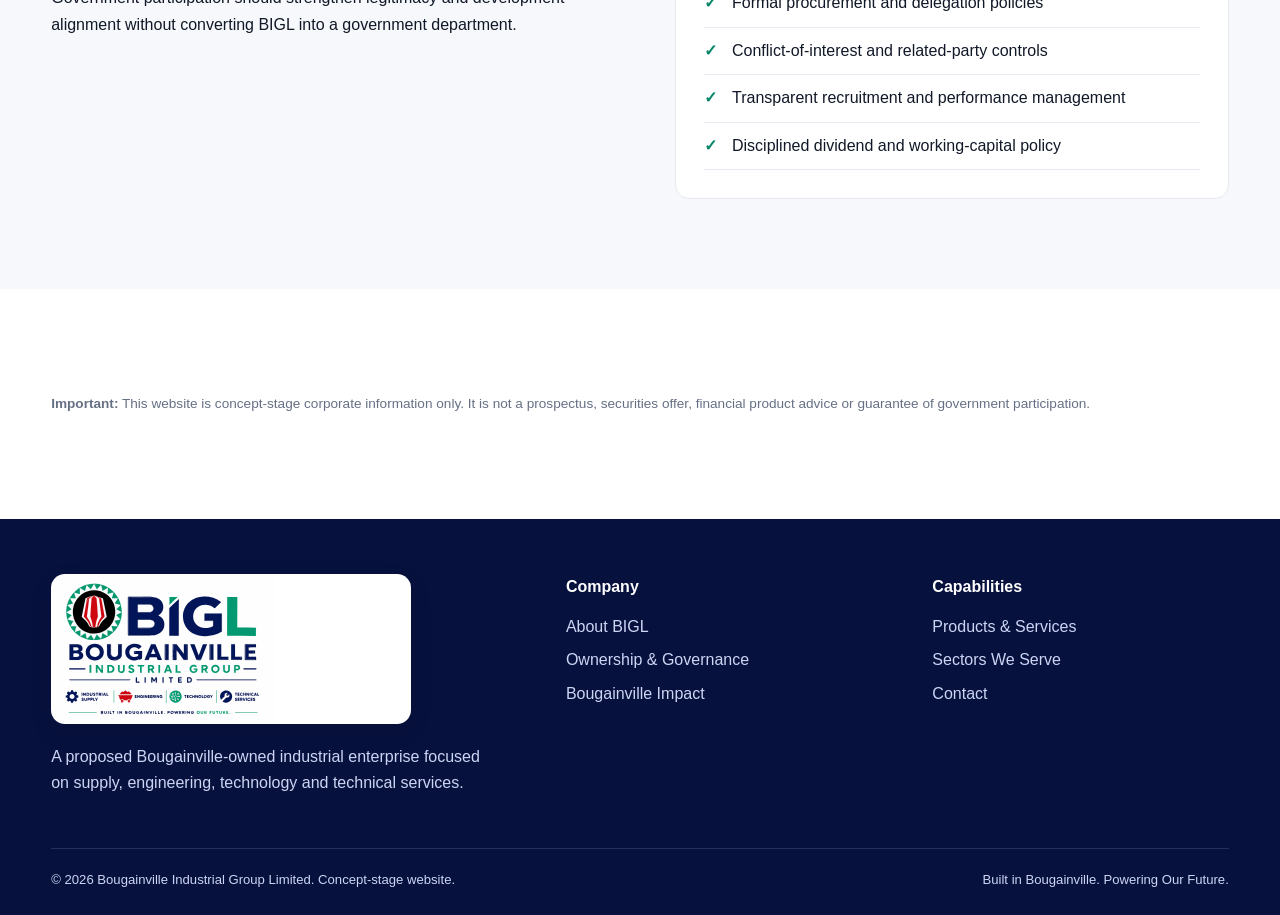
<file: ownership.html>
<!doctype html><html lang="en"><head><meta charset="utf-8"><meta name="viewport" content="width=device-width,initial-scale=1"><title>Ownership & Governance | BIGL</title><meta name="description" content="Bougainville Industrial Group Limited"><link rel="stylesheet" href="styles.css"></head><body><div class="topbar"><div class="container"><span>Bougainville Industrial Group Limited</span><span>Industrial Supply • Engineering • Technology • Technical Services</span></div></div><header class="site-header"><div class="container nav-wrap"><a class="brand" href="index.html"><span class="brand-image" role="img" aria-label="BIGL logo"></span></a><button class="menu-toggle" aria-label="Open menu" aria-expanded="false">☰</button><nav class="nav"><a href="index.html">Home</a><a href="about.html">About</a><a href="services.html">Services</a><a href="sectors.html">Sectors</a><a href="ownership.html">Ownership & Governance</a><a href="impact.html">Bougainville Impact</a><a class="nav-cta" href="contact.html">Contact</a></nav></div></header><main><section class="page-hero"><div class="container"><div class="eyebrow">OWNERSHIP & GOVERNANCE</div><h1>Local ownership with commercial independence.</h1><p>BIGL is envisioned as a Bougainville-owned commercial enterprise with governance capable of supporting public and private shareholder participation.</p></div></section><section class="section"><div class="container governance"><div><div class="section-kicker">PROPOSED FRAMEWORK</div><h2>Ownership percentages are not fixed yet.</h2><p class="lead">The final structure should follow a bottom-up capital model, defendable valuation, legal advice and formal shareholder agreements.</p></div><div class="table-wrap"><table><thead><tr><th>Shareholder group</th><th>Strategic purpose</th><th>Status</th></tr></thead><tbody><tr><td>Autonomous Bougainville Government</td><td>Institutional participation and alignment with economic-development objectives.</td><td>TBD</td></tr><tr><td>Bougainvillean private investors</td><td>Broaden local ownership and mobilise private Bougainvillean capital.</td><td>TBD</td></tr><tr><td>Founders / strategic shareholders</td><td>Provide business formation, systems, management capability and commercial relationships.</td><td>TBD</td></tr></tbody></table></div></div></section><section class="section section-light"><div class="container split"><div><div class="section-kicker">GOVERNANCE PRINCIPLES</div><h2>Professional management is essential.</h2><p>Government participation should strengthen legitimacy and development alignment without converting BIGL into a government department.</p></div><div class="governance-card"><ul class="checklist"><li>Qualified and appropriately representative board</li><li>Day-to-day authority delegated to professional management</li><li>Reserved matters for major transactions</li><li>Annual external audit</li><li>Formal procurement and delegation policies</li><li>Conflict-of-interest and related-party controls</li><li>Transparent recruitment and performance management</li><li>Disciplined dividend and working-capital policy</li></ul></div></div></section><section class="section"><div class="container"><p class="notice"><strong>Important:</strong> This website is concept-stage corporate information only. It is not a prospectus, securities offer, financial product advice or guarantee of government participation.</p></div></section></main><footer><div class="container"><div class="footer-grid"><div><span class="footer-logo brand-image" role="img" aria-label="BIGL logo"></span><p>A proposed Bougainville-owned industrial enterprise focused on supply, engineering, technology and technical services.</p></div><div><h4>Company</h4><a href="about.html">About BIGL</a><a href="ownership.html">Ownership & Governance</a><a href="impact.html">Bougainville Impact</a></div><div><h4>Capabilities</h4><a href="services.html">Products & Services</a><a href="sectors.html">Sectors We Serve</a><a href="contact.html">Contact</a></div></div><div class="footer-bottom"><span>© 2026 Bougainville Industrial Group Limited. Concept-stage website.</span><span>Built in Bougainville. Powering Our Future.</span></div></div></footer><script src="script.js"></script></body></html>
</file>
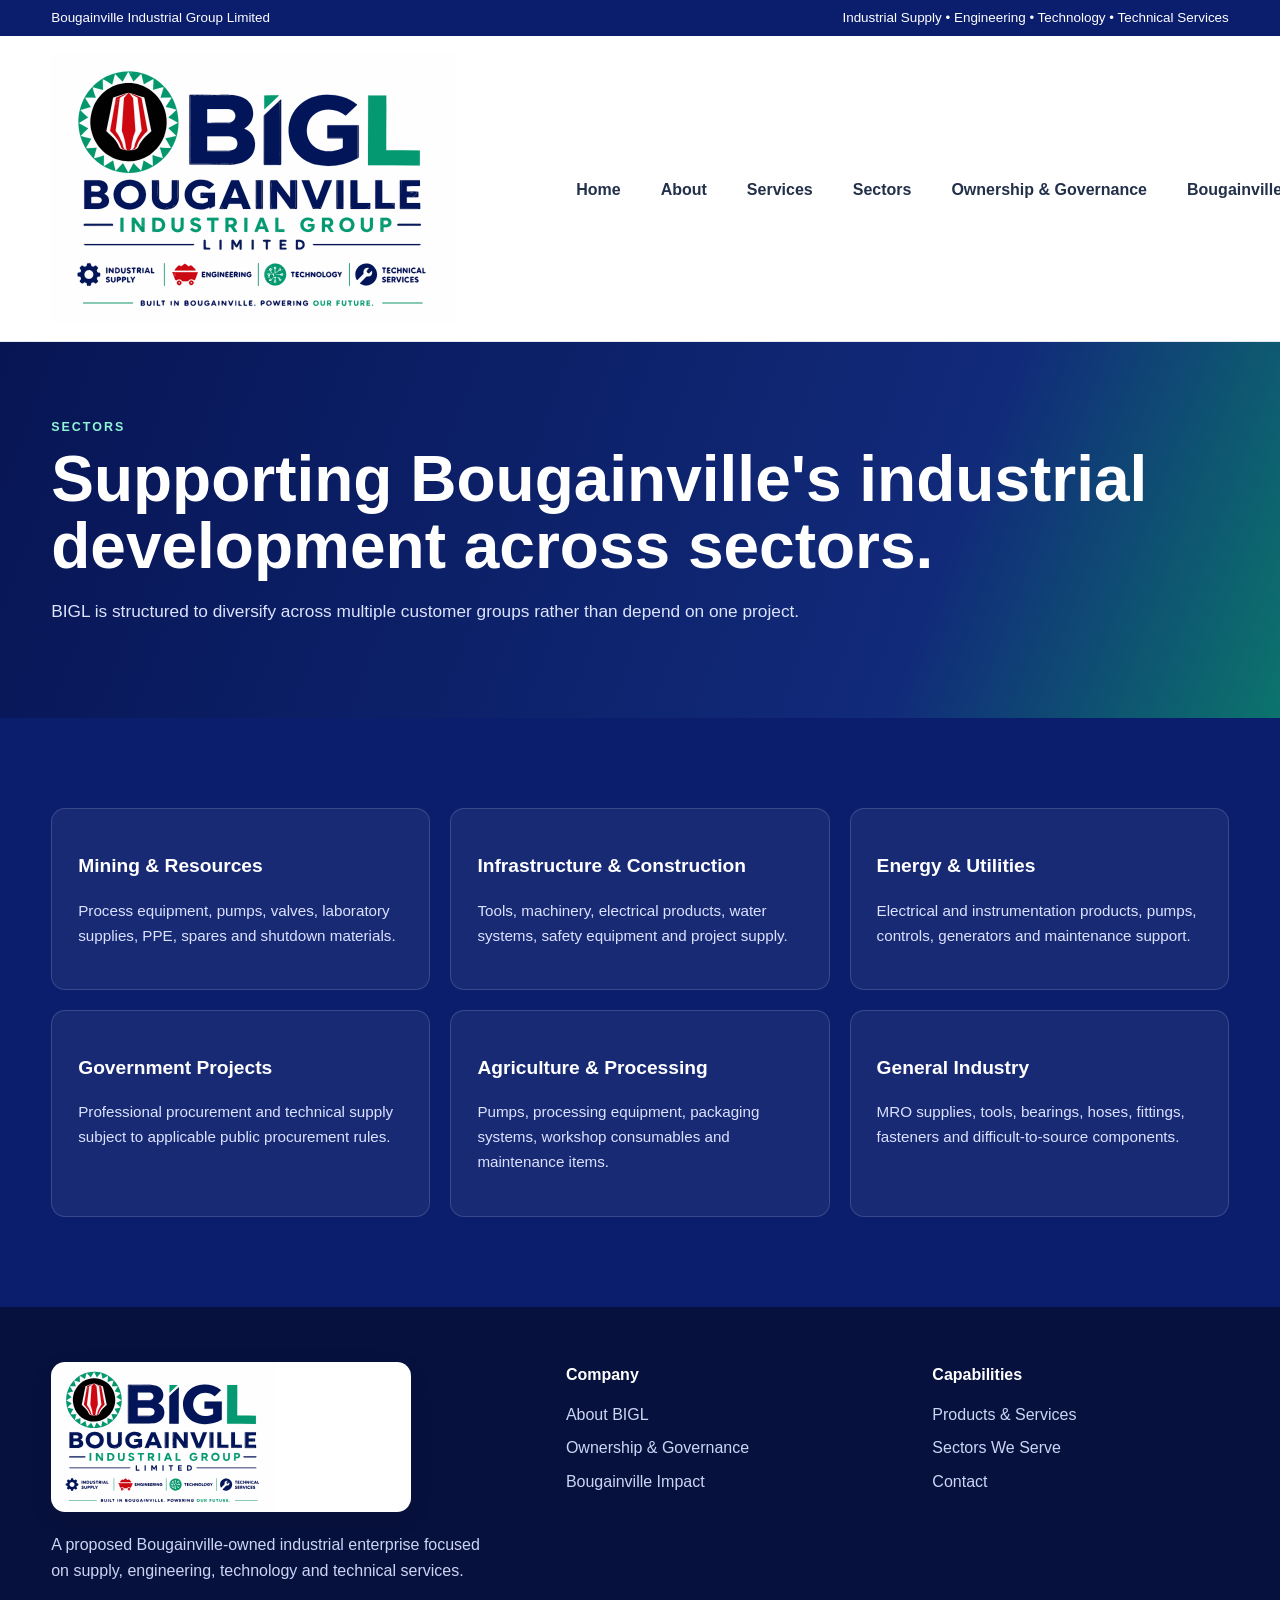
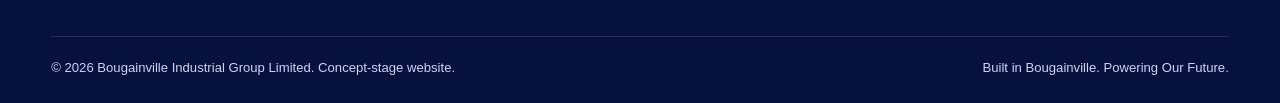
<file: sectors.html>
<!doctype html><html lang="en"><head><meta charset="utf-8"><meta name="viewport" content="width=device-width,initial-scale=1"><title>Sectors | BIGL</title><meta name="description" content="Bougainville Industrial Group Limited"><link rel="stylesheet" href="styles.css"></head><body><div class="topbar"><div class="container"><span>Bougainville Industrial Group Limited</span><span>Industrial Supply • Engineering • Technology • Technical Services</span></div></div><header class="site-header"><div class="container nav-wrap"><a class="brand" href="index.html"><span class="brand-image" role="img" aria-label="BIGL logo"></span></a><button class="menu-toggle" aria-label="Open menu" aria-expanded="false">☰</button><nav class="nav"><a href="index.html">Home</a><a href="about.html">About</a><a href="services.html">Services</a><a href="sectors.html">Sectors</a><a href="ownership.html">Ownership & Governance</a><a href="impact.html">Bougainville Impact</a><a class="nav-cta" href="contact.html">Contact</a></nav></div></header><main><section class="page-hero"><div class="container"><div class="eyebrow">SECTORS</div><h1>Supporting Bougainville's industrial development across sectors.</h1><p>BIGL is structured to diversify across multiple customer groups rather than depend on one project.</p></div></section><section class="section band"><div class="container"><div class="sector-grid"><div class="sector-card"><h3>Mining & Resources</h3><p>Process equipment, pumps, valves, laboratory supplies, PPE, spares and shutdown materials.</p></div><div class="sector-card"><h3>Infrastructure & Construction</h3><p>Tools, machinery, electrical products, water systems, safety equipment and project supply.</p></div><div class="sector-card"><h3>Energy & Utilities</h3><p>Electrical and instrumentation products, pumps, controls, generators and maintenance support.</p></div><div class="sector-card"><h3>Government Projects</h3><p>Professional procurement and technical supply subject to applicable public procurement rules.</p></div><div class="sector-card"><h3>Agriculture & Processing</h3><p>Pumps, processing equipment, packaging systems, workshop consumables and maintenance items.</p></div><div class="sector-card"><h3>General Industry</h3><p>MRO supplies, tools, bearings, hoses, fittings, fasteners and difficult-to-source components.</p></div></div></div></section></main><footer><div class="container"><div class="footer-grid"><div><span class="footer-logo brand-image" role="img" aria-label="BIGL logo"></span><p>A proposed Bougainville-owned industrial enterprise focused on supply, engineering, technology and technical services.</p></div><div><h4>Company</h4><a href="about.html">About BIGL</a><a href="ownership.html">Ownership & Governance</a><a href="impact.html">Bougainville Impact</a></div><div><h4>Capabilities</h4><a href="services.html">Products & Services</a><a href="sectors.html">Sectors We Serve</a><a href="contact.html">Contact</a></div></div><div class="footer-bottom"><span>© 2026 Bougainville Industrial Group Limited. Concept-stage website.</span><span>Built in Bougainville. Powering Our Future.</span></div></div></footer><script src="script.js"></script></body></html>
</file>
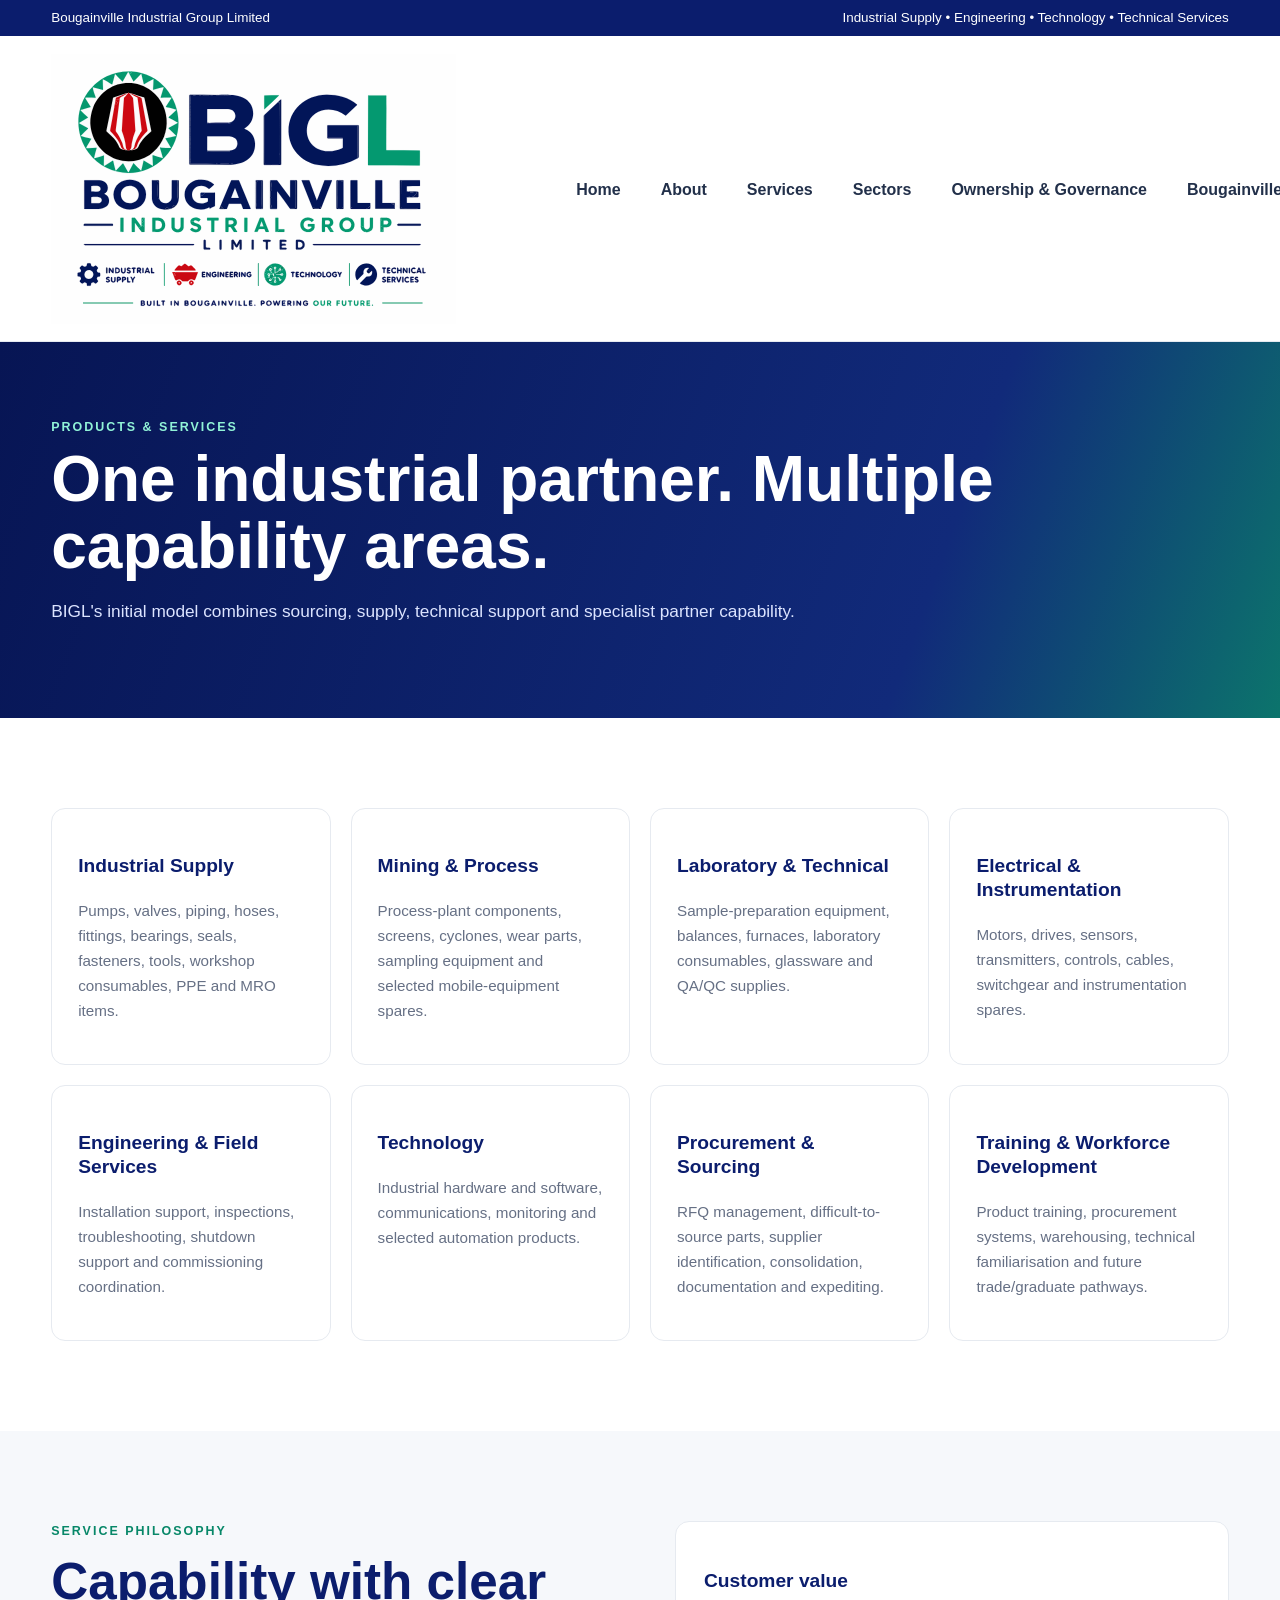
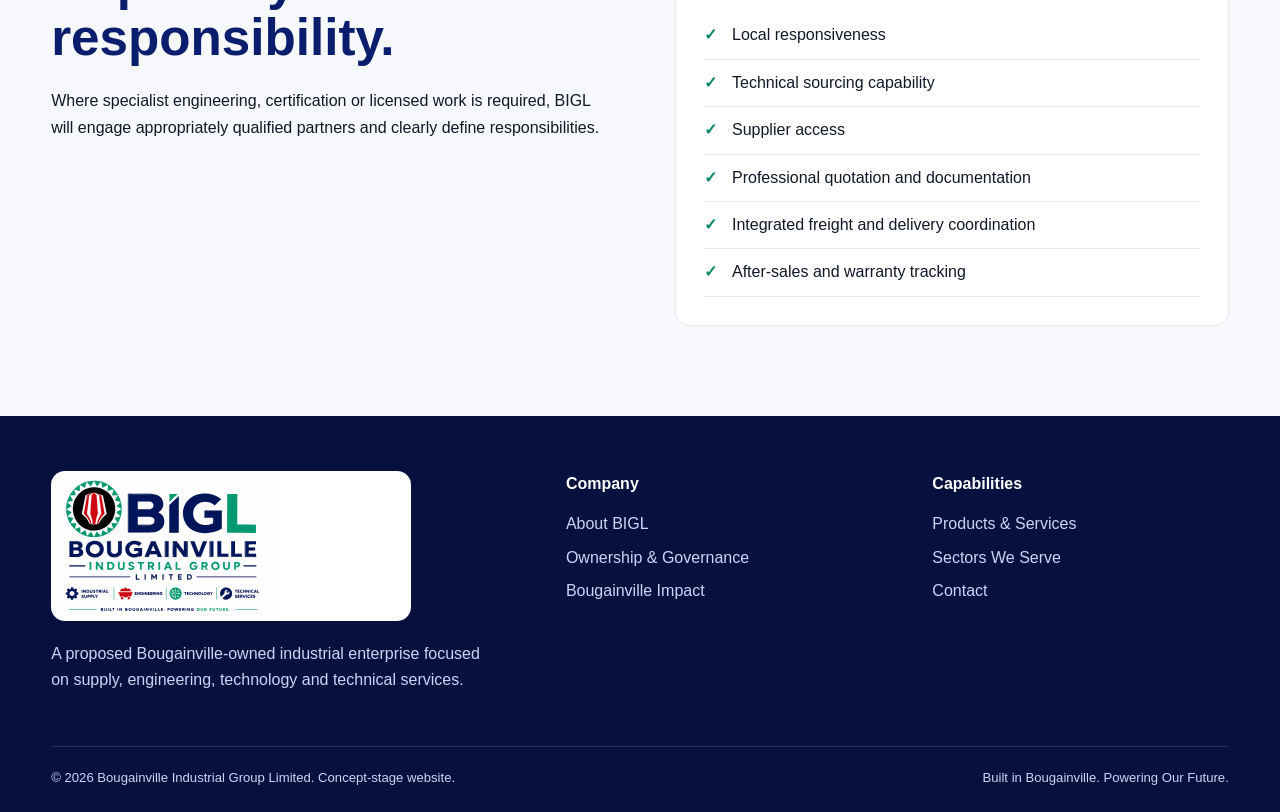
<file: services.html>
<!doctype html><html lang="en"><head><meta charset="utf-8"><meta name="viewport" content="width=device-width,initial-scale=1"><title>Services | BIGL</title><meta name="description" content="Bougainville Industrial Group Limited"><link rel="stylesheet" href="styles.css"></head><body><div class="topbar"><div class="container"><span>Bougainville Industrial Group Limited</span><span>Industrial Supply • Engineering • Technology • Technical Services</span></div></div><header class="site-header"><div class="container nav-wrap"><a class="brand" href="index.html"><span class="brand-image" role="img" aria-label="BIGL logo"></span></a><button class="menu-toggle" aria-label="Open menu" aria-expanded="false">☰</button><nav class="nav"><a href="index.html">Home</a><a href="about.html">About</a><a href="services.html">Services</a><a href="sectors.html">Sectors</a><a href="ownership.html">Ownership & Governance</a><a href="impact.html">Bougainville Impact</a><a class="nav-cta" href="contact.html">Contact</a></nav></div></header><main><section class="page-hero"><div class="container"><div class="eyebrow">PRODUCTS & SERVICES</div><h1>One industrial partner. Multiple capability areas.</h1><p>BIGL's initial model combines sourcing, supply, technical support and specialist partner capability.</p></div></section><section class="section"><div class="container"><div class="card-grid"><article class="service-card"><h3>Industrial Supply</h3><p>Pumps, valves, piping, hoses, fittings, bearings, seals, fasteners, tools, workshop consumables, PPE and MRO items.</p></article><article class="service-card"><h3>Mining & Process</h3><p>Process-plant components, screens, cyclones, wear parts, sampling equipment and selected mobile-equipment spares.</p></article><article class="service-card"><h3>Laboratory & Technical</h3><p>Sample-preparation equipment, balances, furnaces, laboratory consumables, glassware and QA/QC supplies.</p></article><article class="service-card"><h3>Electrical & Instrumentation</h3><p>Motors, drives, sensors, transmitters, controls, cables, switchgear and instrumentation spares.</p></article><article class="service-card"><h3>Engineering & Field Services</h3><p>Installation support, inspections, troubleshooting, shutdown support and commissioning coordination.</p></article><article class="service-card"><h3>Technology</h3><p>Industrial hardware and software, communications, monitoring and selected automation products.</p></article><article class="service-card"><h3>Procurement & Sourcing</h3><p>RFQ management, difficult-to-source parts, supplier identification, consolidation, documentation and expediting.</p></article><article class="service-card"><h3>Training & Workforce Development</h3><p>Product training, procurement systems, warehousing, technical familiarisation and future trade/graduate pathways.</p></article></div></div></section><section class="section section-light"><div class="container split"><div><div class="section-kicker">SERVICE PHILOSOPHY</div><h2>Capability with clear responsibility.</h2><p>Where specialist engineering, certification or licensed work is required, BIGL will engage appropriately qualified partners and clearly define responsibilities.</p></div><div class="governance-card"><h3>Customer value</h3><ul class="checklist"><li>Local responsiveness</li><li>Technical sourcing capability</li><li>Supplier access</li><li>Professional quotation and documentation</li><li>Integrated freight and delivery coordination</li><li>After-sales and warranty tracking</li></ul></div></div></section></main><footer><div class="container"><div class="footer-grid"><div><span class="footer-logo brand-image" role="img" aria-label="BIGL logo"></span><p>A proposed Bougainville-owned industrial enterprise focused on supply, engineering, technology and technical services.</p></div><div><h4>Company</h4><a href="about.html">About BIGL</a><a href="ownership.html">Ownership & Governance</a><a href="impact.html">Bougainville Impact</a></div><div><h4>Capabilities</h4><a href="services.html">Products & Services</a><a href="sectors.html">Sectors We Serve</a><a href="contact.html">Contact</a></div></div><div class="footer-bottom"><span>© 2026 Bougainville Industrial Group Limited. Concept-stage website.</span><span>Built in Bougainville. Powering Our Future.</span></div></div></footer><script src="script.js"></script></body></html>
</file>
<file: styles.css>
:root{--navy:#0b1d6d;--green:#10b383;--green-dark:#078768;--red:#e51d2a;--ink:#111827;--muted:#667085;--line:#e6eaf0;--soft:#f6f8fb;--white:#fff;--shadow:0 18px 50px rgba(9,30,66,.10)}*{box-sizing:border-box}html{scroll-behavior:smooth}body{margin:0;font-family:Arial,sans-serif;color:var(--ink);background:#fff;line-height:1.65}a{text-decoration:none;color:inherit}.container{width:min(1180px,92%);margin:auto}.topbar{background:var(--navy);color:#fff;font-size:.84rem}.topbar .container{display:flex;justify-content:space-between;gap:20px;padding:7px 0}.site-header{position:sticky;top:0;z-index:100;background:rgba(255,255,255,.98);border-bottom:1px solid var(--line);box-shadow:0 4px 16px rgba(9,30,66,.04)}.nav-wrap{display:flex;align-items:center;justify-content:space-between;min-height:84px}.brand{display:flex;align-items:center}.brand-image{display:block;width:330px;height:72px;background:url('bigl-logo.svg') left center/contain no-repeat}.nav{display:flex;align-items:center;gap:24px;font-size:.94rem;font-weight:700;color:#22304a}.nav a:hover{color:var(--green-dark)}.nav-cta{background:var(--navy);color:#fff!important;padding:12px 18px;border-radius:8px}.menu-toggle{display:none;border:0;background:none;font-size:1.7rem;color:var(--navy)}.hero{position:relative;overflow:hidden;background:radial-gradient(circle at 80% 18%,rgba(16,179,131,.24),transparent 25%),linear-gradient(110deg,#06134d 0%,#0b1d6d 48%,#102b82 72%,#0d756d 120%);color:#fff;padding:88px 0 82px}.hero-grid{display:grid;grid-template-columns:1.3fr .7fr;gap:54px;align-items:start}.eyebrow,.section-kicker{font-size:.78rem;font-weight:800;letter-spacing:.16em;text-transform:uppercase}.eyebrow{color:#91f3d7}.hero h1{font-size:clamp(3rem,6vw,5.5rem);line-height:1.02;letter-spacing:-.04em;margin:16px 0 24px}.hero h1 span{color:#6fe0c0}.hero-copy>p{font-size:1.2rem;max-width:760px;color:#e7ecff}.hero-actions{display:flex;gap:14px;flex-wrap:wrap;margin:30px 0 32px}.btn{display:inline-flex;align-items:center;justify-content:center;padding:14px 21px;border-radius:8px;font-weight:800}.btn-primary{background:var(--green);color:#05263a}.btn-secondary{border:1px solid rgba(255,255,255,.55);color:#fff}.btn-dark{background:var(--navy);color:#fff}.hero-trust{display:grid;grid-template-columns:repeat(3,1fr);gap:18px;border-top:1px solid rgba(255,255,255,.2);padding-top:22px}.hero-trust strong{display:block}.hero-trust span{font-size:.8rem;color:#cdd7ff}.hero-card{background:linear-gradient(180deg,rgba(255,255,255,.13),rgba(255,255,255,.09));border:1px solid rgba(255,255,255,.24);padding:32px;border-radius:18px;box-shadow:0 18px 45px rgba(1,12,50,.16);margin-top:112px}.hero-card .card-label{color:#93f0d6;font-size:.76rem;font-weight:800;letter-spacing:.15em}.hero-card h3{font-size:1.7rem;line-height:1.2;margin:12px 0;color:#fff}.hero-card p{color:#f0f4ff}.card-line{height:2px;background:linear-gradient(90deg,var(--green),var(--red));margin:24px 0}.section{padding:90px 0}.section-light{background:var(--soft)}.section-kicker{color:var(--green-dark);margin-bottom:12px}h2{font-size:clamp(2rem,4vw,3.2rem);line-height:1.1;margin:0 0 22px;color:var(--navy)}h3{font-size:1.2rem;line-height:1.25;color:var(--navy)}.lead{font-size:1.16rem;color:#35415d}.split{display:grid;grid-template-columns:1fr 1fr;gap:70px}.vision-panel{display:grid;gap:18px}.vision-item{border-left:5px solid var(--green);background:#fff;padding:25px;box-shadow:var(--shadow)}.vision-item:nth-child(2){border-left-color:var(--red)}.vision-item span{font-size:.74rem;font-weight:800;letter-spacing:.14em;color:var(--muted)}.section-heading{max-width:780px;margin-bottom:44px}.card-grid{display:grid;grid-template-columns:repeat(4,1fr);gap:20px}.service-card,.sector-card,.value-card{border:1px solid var(--line);border-radius:14px;padding:26px;background:#fff}.icon{width:46px;height:46px;border-radius:10px;display:grid;place-items:center;background:#e9faf4;color:var(--green-dark);font-size:1.3rem;font-weight:800}.service-card p,.sector-card p{color:var(--muted);font-size:.95rem}.band{background:var(--navy);color:#fff}.band h2,.band h3{color:#fff}.band p{color:#dbe2ff}.sector-grid{display:grid;grid-template-columns:repeat(3,1fr);gap:20px}.sector-card{background:rgba(255,255,255,.06);border-color:rgba(255,255,255,.14)}.number-grid{display:grid;grid-template-columns:repeat(4,1fr);gap:20px;margin-top:35px}.number-box{padding:26px;border:1px solid var(--line);border-top:4px solid var(--green);background:#fff}.number-box:nth-child(2){border-top-color:var(--red)}.number-box strong{display:block;color:var(--navy);margin-bottom:8px}.governance{display:grid;grid-template-columns:.8fr 1.2fr;gap:45px}.governance-card{background:#fff;border:1px solid var(--line);border-radius:14px;padding:28px}.checklist{padding:0;margin:0;list-style:none}.checklist li{padding:10px 0 10px 28px;position:relative;border-bottom:1px solid var(--line)}.checklist li:before{content:'✓';position:absolute;left:0;color:var(--green-dark);font-weight:900}.impact-grid{display:grid;grid-template-columns:repeat(3,1fr);gap:20px}.impact-card{background:#fff;border-radius:14px;padding:26px;border:1px solid var(--line)}.impact-card b{display:block;color:var(--navy);margin-bottom:8px}.cta{background:linear-gradient(100deg,#091955,#0d2d82 65%,#0c746c);color:#fff;padding:65px 0}.cta-wrap{display:flex;align-items:center;justify-content:space-between;gap:30px}.cta h2{color:#fff;margin-bottom:8px}.page-hero{padding:75px 0;background:linear-gradient(110deg,#071554,#112a7a 72%,#0c746c);color:#fff}.page-hero h1{font-size:clamp(2.5rem,5vw,4.5rem);line-height:1.05;margin:8px 0 12px}.page-hero p{max-width:780px;color:#dce4ff;font-size:1.08rem}.table-wrap{overflow:auto;border:1px solid var(--line);border-radius:12px}table{width:100%;border-collapse:collapse;background:#fff}th,td{text-align:left;padding:16px;border-bottom:1px solid var(--line);vertical-align:top}th{background:var(--navy);color:#fff}.contact-grid{display:grid;grid-template-columns:.8fr 1.2fr;gap:40px}.contact-card{padding:28px;background:var(--soft);border-radius:14px}form{display:grid;gap:16px}label{font-weight:700;color:#344054}input,textarea,select{width:100%;padding:13px 14px;border:1px solid #cfd5df;border-radius:8px;font:inherit}textarea{min-height:145px}.notice{font-size:.85rem;color:var(--muted)}footer{background:#07113d;color:#cdd5f5;padding:55px 0 24px}.footer-grid{display:grid;grid-template-columns:1.2fr .8fr .8fr;gap:40px;align-items:start}.footer-logo.brand-image{display:block;width:360px!important;height:150px!important;max-width:100%;background:url('bigl-logo.svg') left center/contain no-repeat #fff!important;border-radius:12px;padding:0;margin:0 0 20px;background-origin:border-box!important;background-clip:border-box!important}footer h4{color:#fff;margin:0 0 14px}footer a{display:block;margin:7px 0;color:#cdd5f5}.footer-bottom{border-top:1px solid rgba(255,255,255,.13);margin-top:36px;padding-top:20px;font-size:.82rem;display:flex;justify-content:space-between;gap:20px}@media(max-width:1100px){.brand-image{width:290px}.nav{gap:18px;font-size:.9rem}.hero-card{margin-top:80px}.footer-logo.brand-image{width:320px!important;height:135px!important}}@media(max-width:900px){.nav{display:none;position:absolute;top:84px;left:0;right:0;background:#fff;flex-direction:column;align-items:flex-start;padding:24px 4%;box-shadow:var(--shadow)}.nav.open{display:flex}.menu-toggle{display:block}.hero-grid,.split,.governance,.contact-grid,.footer-grid{grid-template-columns:1fr}.card-grid{grid-template-columns:repeat(2,1fr)}.sector-grid,.impact-grid{grid-template-columns:1fr 1fr}.number-grid{grid-template-columns:1fr 1fr}.hero-trust{grid-template-columns:1fr}.brand-image{width:255px;height:64px}.hero-card{margin-top:8px;max-width:650px}.hero{padding:72px 0}.footer-logo.brand-image{width:300px!important;height:125px!important}}@media(max-width:600px){.topbar .container{flex-direction:column}.section{padding:65px 0}.card-grid,.sector-grid,.impact-grid,.number-grid{grid-template-columns:1fr}.cta-wrap,.footer-bottom{flex-direction:column;align-items:flex-start}.brand-image{width:220px;height:58px}.footer-logo.brand-image{width:260px!important;height:110px!important}}
</file>
